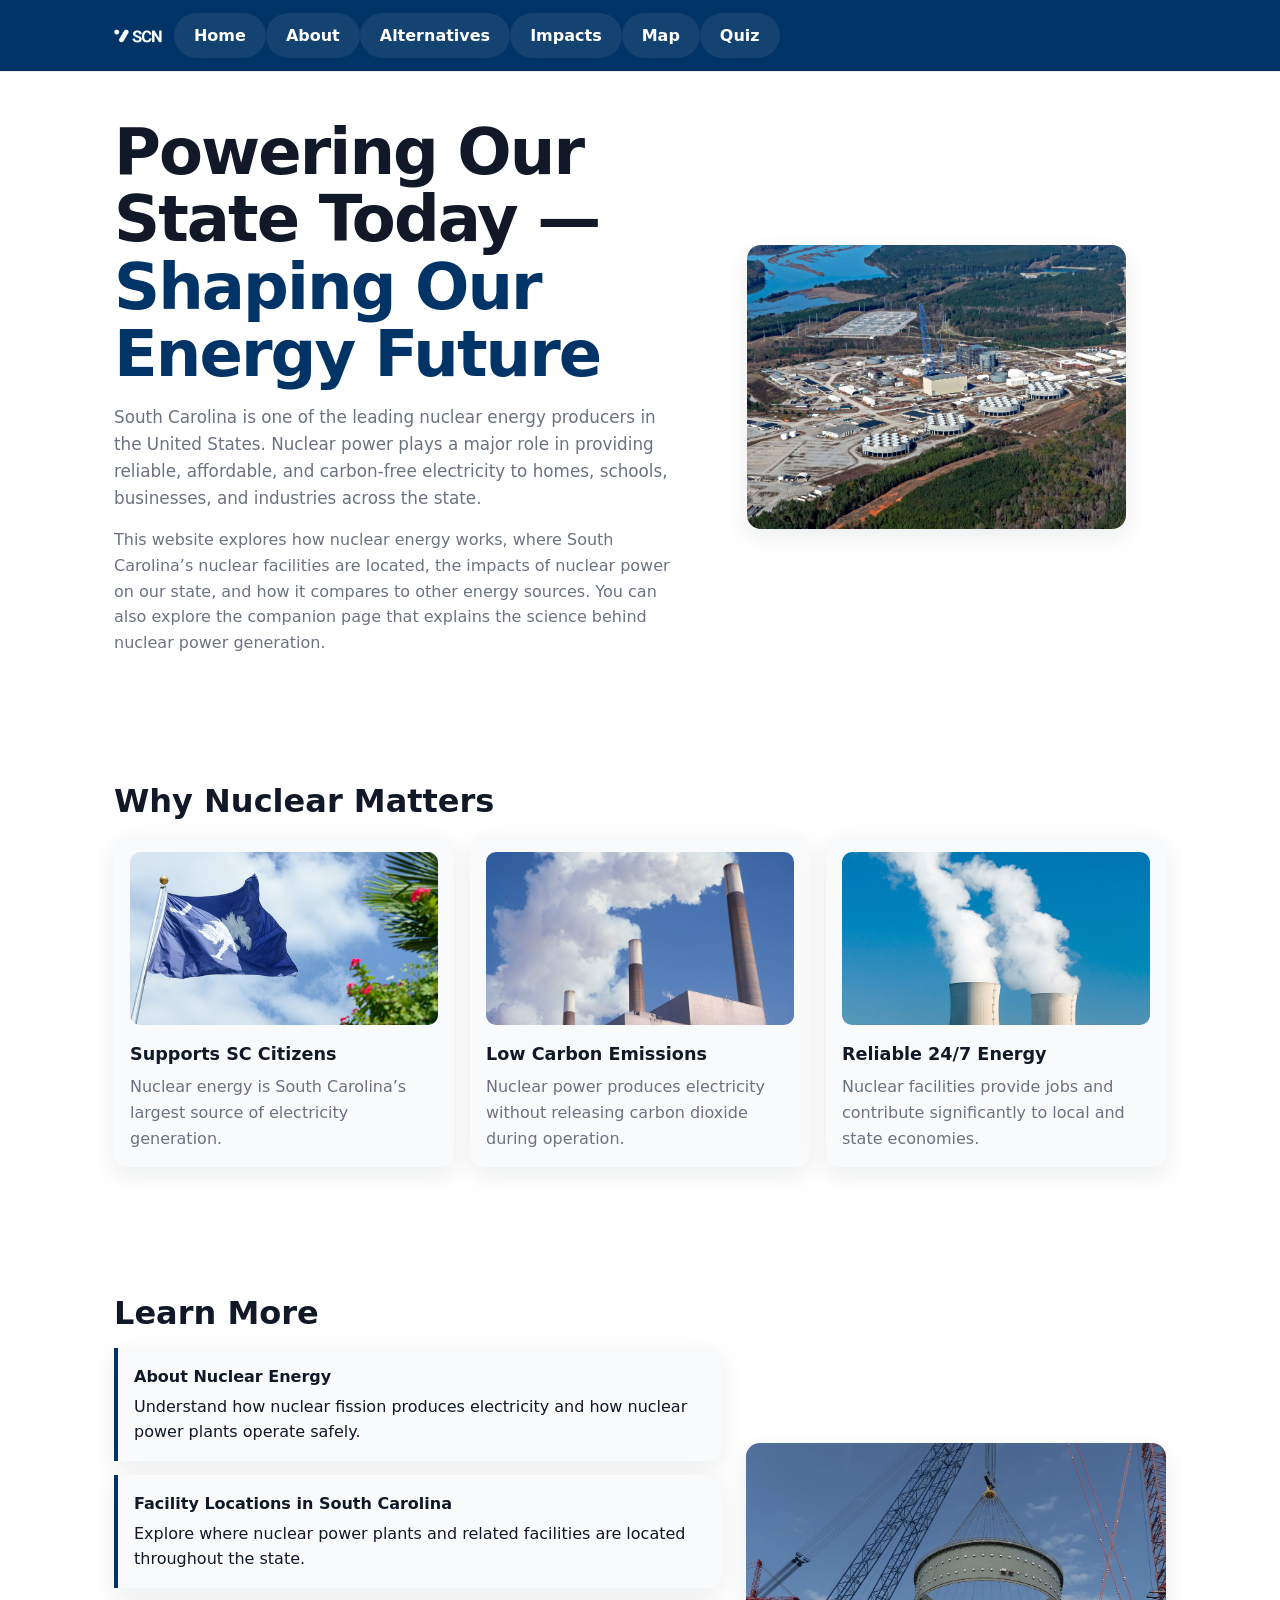
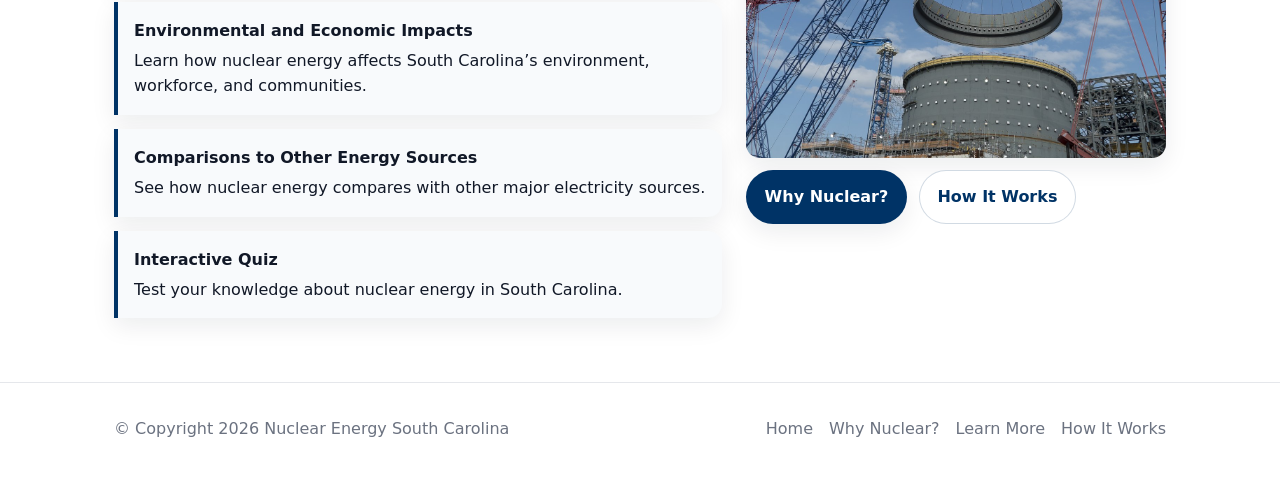
<file: index.html>
<!doctype html>
<html lang="en">
<head>
  <meta charset="utf-8" />
  <meta name="viewport" content="width=device-width,initial-scale=1" />
  <title>Powering Our State Today — Shaping Our Energy Future</title>
  <link rel="stylesheet" href="styles.css" />
</head>
<body>
  <header class="site-header">
    <div class="container header-inner">
      <a class="brand" href="#about" aria-label="Nuclear Energy South Carolina home">
        <img src="images/sc.png" alt="Nuclear Energy South Carolina logo" class="logo" />
      </a>

      <nav class="main-nav">
<button class="nav-toggle" onclick="toggleMenu()">☰</button>
<ul id="nav-menu">
<li><a href="index.html">Home</a></li>
<li><a href="about.html">About</a></li>
<li><a href="alternatives.html">Alternatives</a></li>
<li><a href="impacts.html">Impacts</a></li>
<li><a href="locations.html">Map</a></li>
<li><a href="quiz.html">Quiz</a></li>
</ul>
</nav>
    </div>
  </header>

  <main>
    <section class="hero container" id="about">
      <div class="hero-content">
        <h1>Powering Our State Today — <span>Shaping Our Energy Future</span></h1>
        <p class="lead">
          South Carolina is one of the leading nuclear energy producers in the United States.
          Nuclear power plays a major role in providing reliable, affordable, and carbon-free electricity
          to homes, schools, businesses, and industries across the state.
        </p>
        <p class="muted">
          This website explores how nuclear energy works, where South Carolina’s nuclear facilities are
          located, the impacts of nuclear power on our state, and how it compares to other energy sources.
          You can also explore the companion page that explains the science behind nuclear power generation.
        </p>
      </div>

      <figure class="hero-image">
        <img src="images/plant.jpg" alt="Aerial view of a nuclear power plant" />
      </figure>
    </section>

    <section class="why container" id="why-nuclear" aria-labelledby="why-heading">
      <h2 class="section-title" id="why-heading">Why Nuclear Matters</h2>

      <div class="card-grid">
        <article class="feature-card">
          <img src="images/flag.jpg" alt="South Carolina flag" />
          <h3>Supports SC Citizens</h3>
          <p>Nuclear energy is South Carolina’s largest source of electricity generation.</p>
        </article>

        <article class="feature-card">
          <img src="images/stacks.jpg" alt="Power plant stacks" />
          <h3>Low Carbon Emissions</h3>
          <p>Nuclear power produces electricity without releasing carbon dioxide during operation.</p>
        </article>

        <article class="feature-card">
          <img src="images/cooling.jpg" alt="Cooling towers" />
          <h3>Reliable 24/7 Energy</h3>
          <p>Nuclear facilities provide jobs and contribute significantly to local and state economies.</p>
        </article>
      </div>
    </section>

    <section class="learn container" id="learn-more" aria-labelledby="learn-heading">
      <h2 class="section-title" id="learn-heading">Learn More</h2>

      <div class="learn-grid">
        <ul class="learn-list">
          <li>
            <strong>About Nuclear Energy</strong>
            Understand how nuclear fission produces electricity and how nuclear power plants operate safely.
          </li>
          <li>
            <strong>Facility Locations in South Carolina</strong>
            Explore where nuclear power plants and related facilities are located throughout the state.
          </li>
          <li>
            <strong>Environmental and Economic Impacts</strong>
            Learn how nuclear energy affects South Carolina’s environment, workforce, and communities.
          </li>
          <li>
            <strong>Comparisons to Other Energy Sources</strong>
            See how nuclear energy compares with other major electricity sources.
          </li>
          <li>
            <strong>Interactive Quiz</strong>
            Test your knowledge about nuclear energy in South Carolina.
          </li>
        </ul>

        <div class="learn-visual">
          <img src="images/assembly.jpg" alt="Construction or assembly at a nuclear facility" />
          <div class="learn-actions">
            <a class="btn btn-primary" href="#why-nuclear">Why Nuclear?</a>
            <a class="btn btn-outline" href="About.html">How It Works</a>
          </div>
        </div>
      </div>
    </section>
  </main>

  <footer class="site-footer">
    <div class="container footer-inner">
      <div class="copyright">
        © Copyright 2026 Nuclear Energy South Carolina
      </div>

      <ul class="footer-links" aria-label="Explore">
        <li><a href="#about">Home</a></li>
        <li><a href="#why-nuclear">Why Nuclear?</a></li>
        <li><a href="#learn-more">Learn More</a></li>
        <li><a href="About.html">How It Works</a></li>
      </ul>
    </div>
  </footer>

<script>
(function() {
  var links = document.querySelectorAll(".main-nav a");
  var path = window.location.pathname.split("/").pop();
  links.forEach(function(link) {
    if (link.getAttribute("href") === path) {
      link.classList.add("active");
    }
  });
})();
</script>

</body>
</html>
</file>
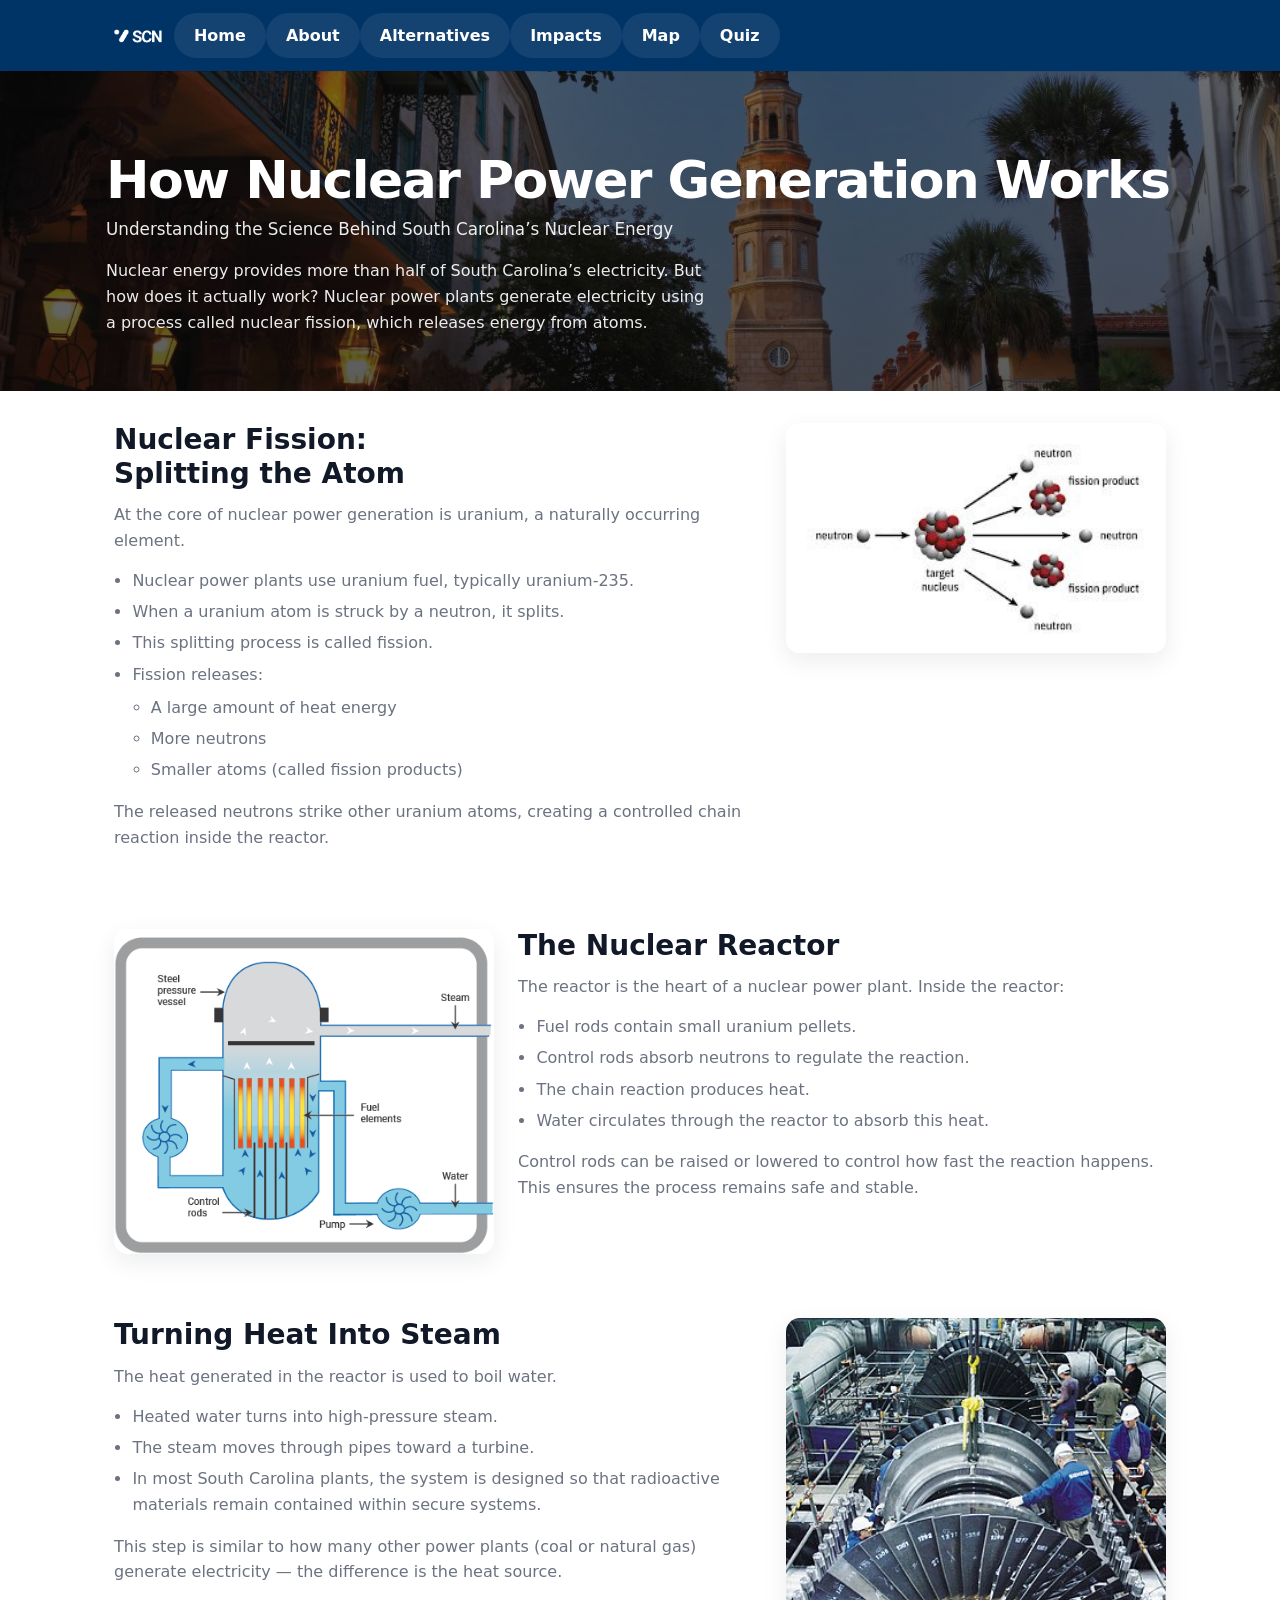
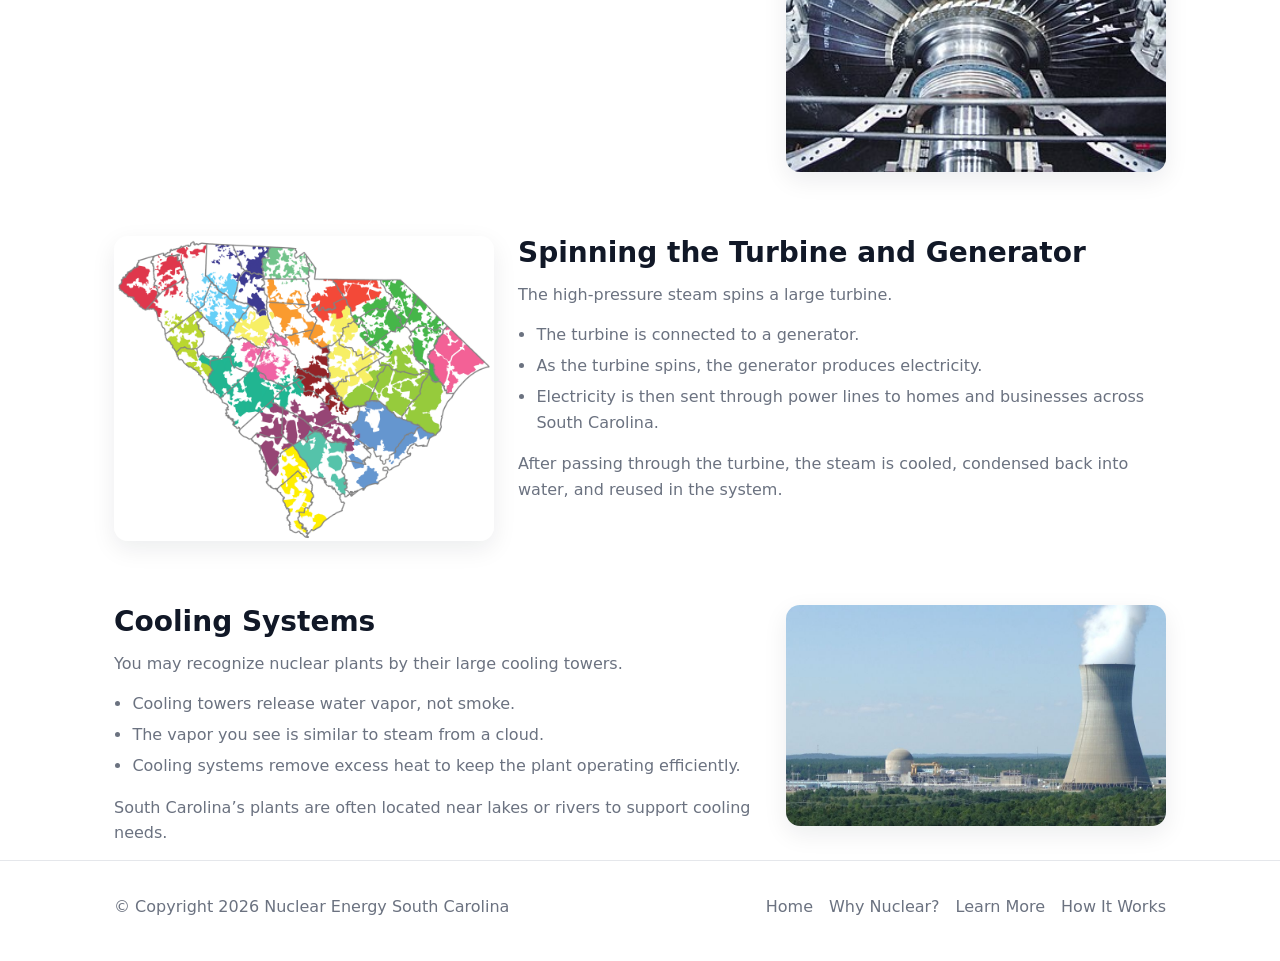
<file: about.html>
<!doctype html>
<html lang="en">
<head>
  <meta charset="utf-8" />
  <meta name="viewport" content="width=device-width,initial-scale=1" />
  <title>How Nuclear Power Generation Works — Nuclear Energy SC</title>
  <link rel="stylesheet" href="styles.css" />
</head>
<body>
  <header class="site-header">
    <div class="container header-inner">
      <a class="brand" href="index.html" aria-label="Nuclear Energy South Carolina home">
        <img src="images/sc.png" alt="Nuclear Energy South Carolina logo" class="logo" />
      </a>

      <nav class="main-nav">
<button class="nav-toggle" onclick="toggleMenu()">☰</button>
<ul id="nav-menu">
<li><a href="index.html">Home</a></li>
<li><a href="about.html">About</a></li>
<li><a href="alternatives.html">Alternatives</a></li>
<li><a href="impacts.html">Impacts</a></li>
<li><a href="locations.html">Map</a></li>
<li><a href="quiz.html">Quiz</a></li>
</ul>
</nav>
    </div>
  </header>

  <main>
    <section class="hero-visual" aria-labelledby="hero-title">
      <div class="hero-inner">
        <h1 id="hero-title">How Nuclear Power Generation Works</h1>
        <p class="lead">Understanding the Science Behind South Carolina’s Nuclear Energy</p>
        <p class="page-note">
          Nuclear energy provides more than half of South Carolina’s electricity. But how does it actually
          work? Nuclear power plants generate electricity using a process called nuclear fission, which
          releases energy from atoms.
        </p>
      </div>
    </section>

    <section class="container content-row" aria-labelledby="fission-heading">
      <div class="text">
        <h2 id="fission-heading">Nuclear Fission: <br />Splitting the Atom</h2>

        <p>At the core of nuclear power generation is uranium, a naturally occurring element.</p>

        <ul>
          <li>Nuclear power plants use uranium fuel, typically uranium-235.</li>
          <li>When a uranium atom is struck by a neutron, it splits.</li>
          <li>This splitting process is called fission.</li>
          <li>Fission releases:
            <ul>
              <li>A large amount of heat energy</li>
              <li>More neutrons</li>
              <li>Smaller atoms (called fission products)</li>
            </ul>
          </li>
        </ul>

        <p>The released neutrons strike other uranium atoms, creating a controlled chain reaction inside the reactor.</p>
      </div>

      <div class="image" role="img" aria-label="Diagram of nuclear fission">
        <img src="images/fission.jpg" alt="Diagram showing a neutron hitting an atom causing fission" class="diagram" />
      </div>
    </section>

    <section class="container content-row reverse" aria-labelledby="reactor-heading">
      <div class="image">
        <img src="images/reactor-diagram.png" alt="Schematic of a nuclear reactor" />
      </div>

      <div class="text">
        <h2 id="reactor-heading">The Nuclear Reactor</h2>

        <p>The reactor is the heart of a nuclear power plant. Inside the reactor:</p>

        <ul>
          <li>Fuel rods contain small uranium pellets.</li>
          <li>Control rods absorb neutrons to regulate the reaction.</li>
          <li>The chain reaction produces heat.</li>
          <li>Water circulates through the reactor to absorb this heat.</li>
        </ul>

        <p>Control rods can be raised or lowered to control how fast the reaction happens. This ensures the process remains safe and stable.</p>
      </div>
    </section>

    <section class="container content-row" aria-labelledby="steam-heading">
      <div class="text">
        <h2 id="steam-heading">Turning Heat Into Steam</h2>

        <p>The heat generated in the reactor is used to boil water.</p>

        <ul>
          <li>Heated water turns into high-pressure steam.</li>
          <li>The steam moves through pipes toward a turbine.</li>
          <li>In most South Carolina plants, the system is designed so that radioactive materials remain contained within secure systems.</li>
        </ul>

        <p>This step is similar to how many other power plants (coal or natural gas) generate electricity — the difference is the heat source.</p>
      </div>

      <div class="image">
        <img src="images/turbine.jpg" alt="Turbine machinery used to generate electricity from steam" />
      </div>
    </section>

    <section class="container content-row reverse" aria-labelledby="turbine-heading">
      <div class="image">
        <img src="images/sc-coops.png" alt="Map of South Carolina electricity regions" />
      </div>

      <div class="text">
        <h2 id="turbine-heading">Spinning the Turbine and Generator</h2>

        <p>The high-pressure steam spins a large turbine.</p>

        <ul>
          <li>The turbine is connected to a generator.</li>
          <li>As the turbine spins, the generator produces electricity.</li>
          <li>Electricity is then sent through power lines to homes and businesses across South Carolina.</li>
        </ul>

        <p>After passing through the turbine, the steam is cooled, condensed back into water, and reused in the system.</p>
      </div>
    </section>

    <section class="container content-row" aria-labelledby="cooling-heading">
      <div class="text">
        <h2 id="cooling-heading">Cooling Systems</h2>

        <p>You may recognize nuclear plants by their large cooling towers.</p>

        <ul>
          <li>Cooling towers release water vapor, not smoke.</li>
          <li>The vapor you see is similar to steam from a cloud.</li>
          <li>Cooling systems remove excess heat to keep the plant operating efficiently.</li>
        </ul>

        <p>South Carolina’s plants are often located near lakes or rivers to support cooling needs.</p>
      </div>

      <div class="image">
        <img src="images/plant-landscape.jpg" alt="Nuclear plant cooling tower releasing steam" />
      </div>
    </section>
  </main>

  <footer class="site-footer">
    <div class="container footer-inner">
      <div>© Copyright 2026 Nuclear Energy South Carolina</div>

      <ul class="footer-links" aria-label="Explore">
        <li><a href="index.html">Home</a></li>
        <li><a href="index.html#why-nuclear">Why Nuclear?</a></li>
        <li><a href="index.html#learn-more">Learn More</a></li>
        <li><a href="About.html">How It Works</a></li>
      </ul>
    </div>
  </footer>

<script>
(function() {
  var links = document.querySelectorAll(".main-nav a");
  var path = window.location.pathname.split("/").pop();
  links.forEach(function(link) {
    if (link.getAttribute("href") === path) {
      link.classList.add("active");
    }
  });
})();
</script>

</body>
</html>
</file>
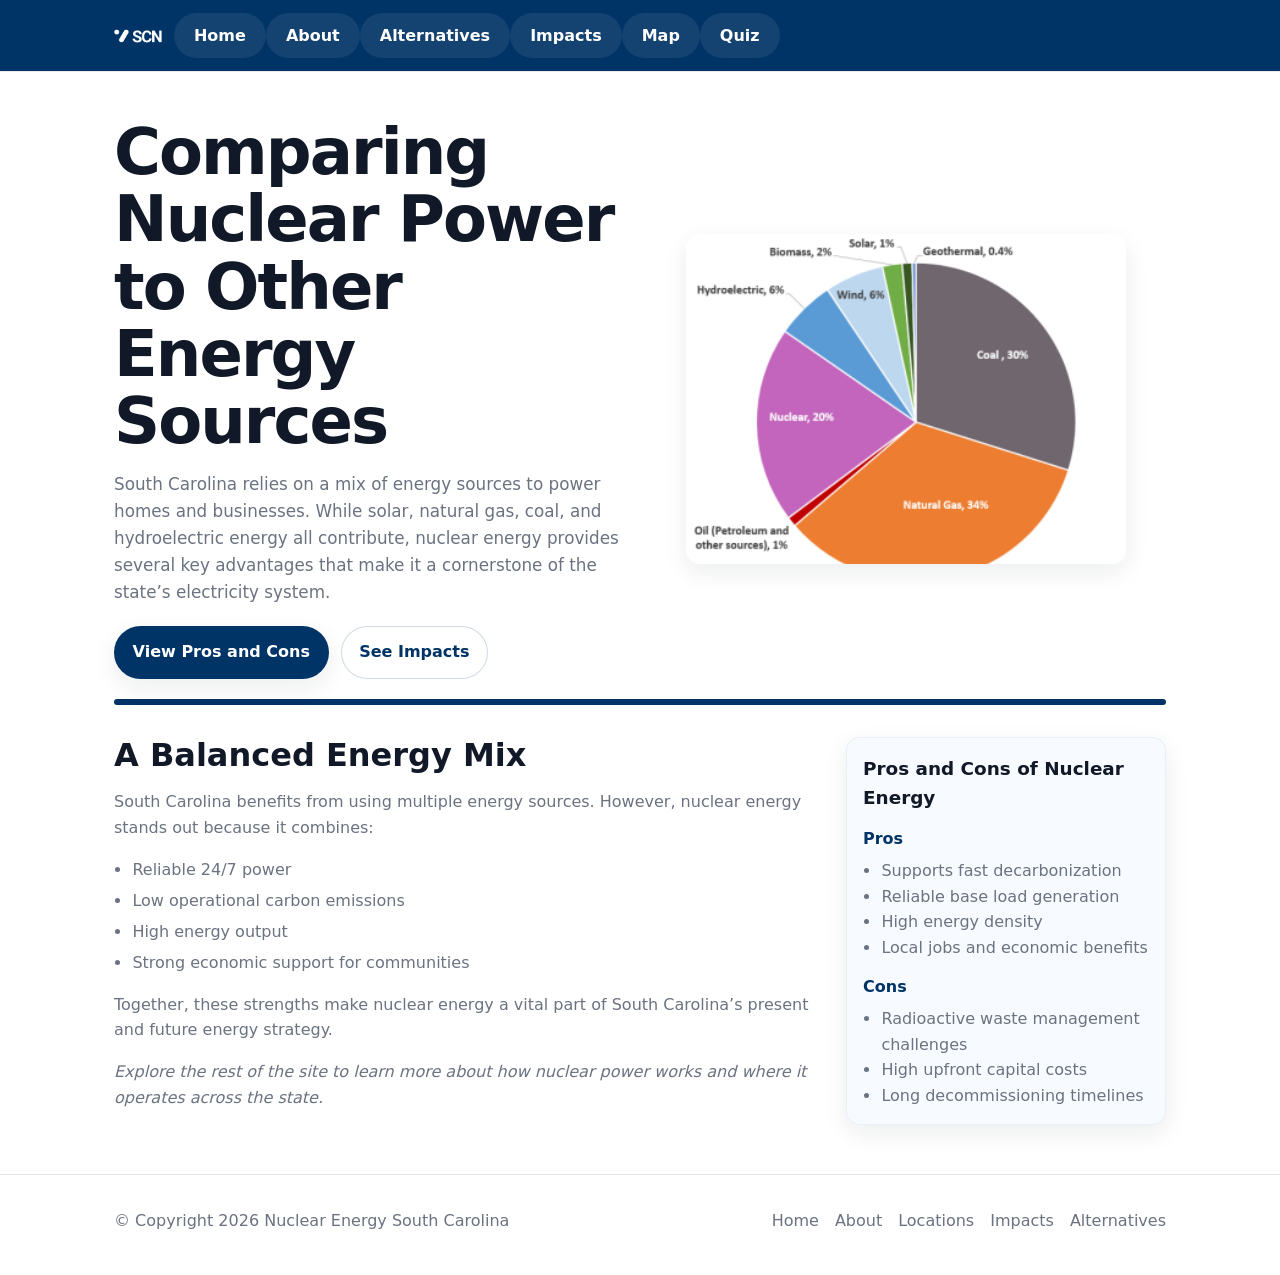
<file: alternatives.html>
<!doctype html>
<html lang="en">
<head>
  <meta charset="utf-8" />
  <meta name="viewport" content="width=device-width,initial-scale=1" />
  <title>Comparing Nuclear Power to Other Energy Sources — Nuclear Energy South Carolina</title>
  <link rel="stylesheet" href="styles.css" />

  
</head>
<body>
  <header class="site-header">
    <div class="container header-inner">
      <a class="brand" href="index.html" aria-label="Nuclear Energy South Carolina home">
        <img src="images/sc.png" alt="Nuclear Energy South Carolina logo" class="logo" />
      </a>

      <nav class="main-nav">
<button class="nav-toggle" onclick="toggleMenu()">☰</button>
<ul id="nav-menu">
<li><a href="index.html">Home</a></li>
<li><a href="about.html">About</a></li>
<li><a href="alternatives.html">Alternatives</a></li>
<li><a href="impacts.html">Impacts</a></li>
<li><a href="locations.html">Map</a></li>
<li><a href="quiz.html">Quiz</a></li>
</ul>
</nav>

      <div class="cta">
        
      </div>
    </div>
  </header>

  <main>
    <section class="container hero-alt" aria-labelledby="alternatives-title">
      <div>
        <h1 id="alternatives-title">Comparing Nuclear Power to Other Energy Sources</h1>
        <p class="lead">
          South Carolina relies on a mix of energy sources to power homes and businesses.
          While solar, natural gas, coal, and hydroelectric energy all contribute, nuclear energy
          provides several key advantages that make it a cornerstone of the state’s electricity system.
        </p>

        <div class="hero-actions">
          <a class="btn btn-primary" href="#pros-cons">View Pros and Cons</a>
          <a class="btn" href="impacts.html">See Impacts</a>
        </div>
      </div>

      <figure class="hero-image">
        <img
          src="images/chart.png"
          alt="Chart showing net electricity generation by source"
        />
      </figure>
    </section>

    <div class="container" aria-hidden="true">
      <div class="accent-divider"></div>
    </div>

    <section class="container comparison" id="pros-cons" aria-labelledby="balanced-heading">
      <div class="comparison-grid">
        <div class="comparison-text">
          <h2 id="balanced-heading">A Balanced Energy Mix</h2>

          <p>
            South Carolina benefits from using multiple energy sources. However, nuclear energy stands out because it combines:
          </p>

          <ul>
            <li>Reliable 24/7 power</li>
            <li>Low operational carbon emissions</li>
            <li>High energy output</li>
            <li>Strong economic support for communities</li>
          </ul>

          <p>
            Together, these strengths make nuclear energy a vital part of South Carolina’s present and future energy strategy.
          </p>

          <p>
            <em>
              Explore the rest of the site to learn more about how nuclear power works and where it operates across the state.
            </em>
          </p>
        </div>

        <aside class="pros-cons" aria-labelledby="pros-cons-heading">
          <h4 id="pros-cons-heading">Pros and Cons of Nuclear Energy</h4>

          <strong>Pros</strong>
          <ul>
            <li>Supports fast decarbonization</li>
            <li>Reliable base load generation</li>
            <li>High energy density</li>
            <li>Local jobs and economic benefits</li>
          </ul>

          <strong>Cons</strong>
          <ul>
            <li>Radioactive waste management challenges</li>
            <li>High upfront capital costs</li>
            <li>Long decommissioning timelines</li>
          </ul>
        </aside>
      </div>
    </section>
  </main>

  <footer class="site-footer">
    <div class="container footer-inner">
      <div>© Copyright 2026 Nuclear Energy South Carolina</div>

      <ul class="footer-links" aria-label="Explore">
        <li><a href="index.html">Home</a></li>
        <li><a href="about.html">About</a></li>
        <li><a href="locations.html">Locations</a></li>
        <li><a href="impacts.html">Impacts</a></li>
        <li><a href="alternatives.html">Alternatives</a></li>
      </ul>
    </div>
  </footer>

<script>
(function() {
  var links = document.querySelectorAll(".main-nav a");
  var path = window.location.pathname.split("/").pop();
  links.forEach(function(link) {
    if (link.getAttribute("href") === path) {
      link.classList.add("active");
    }
  });
})();
</script>

</body>
</html>
</file>
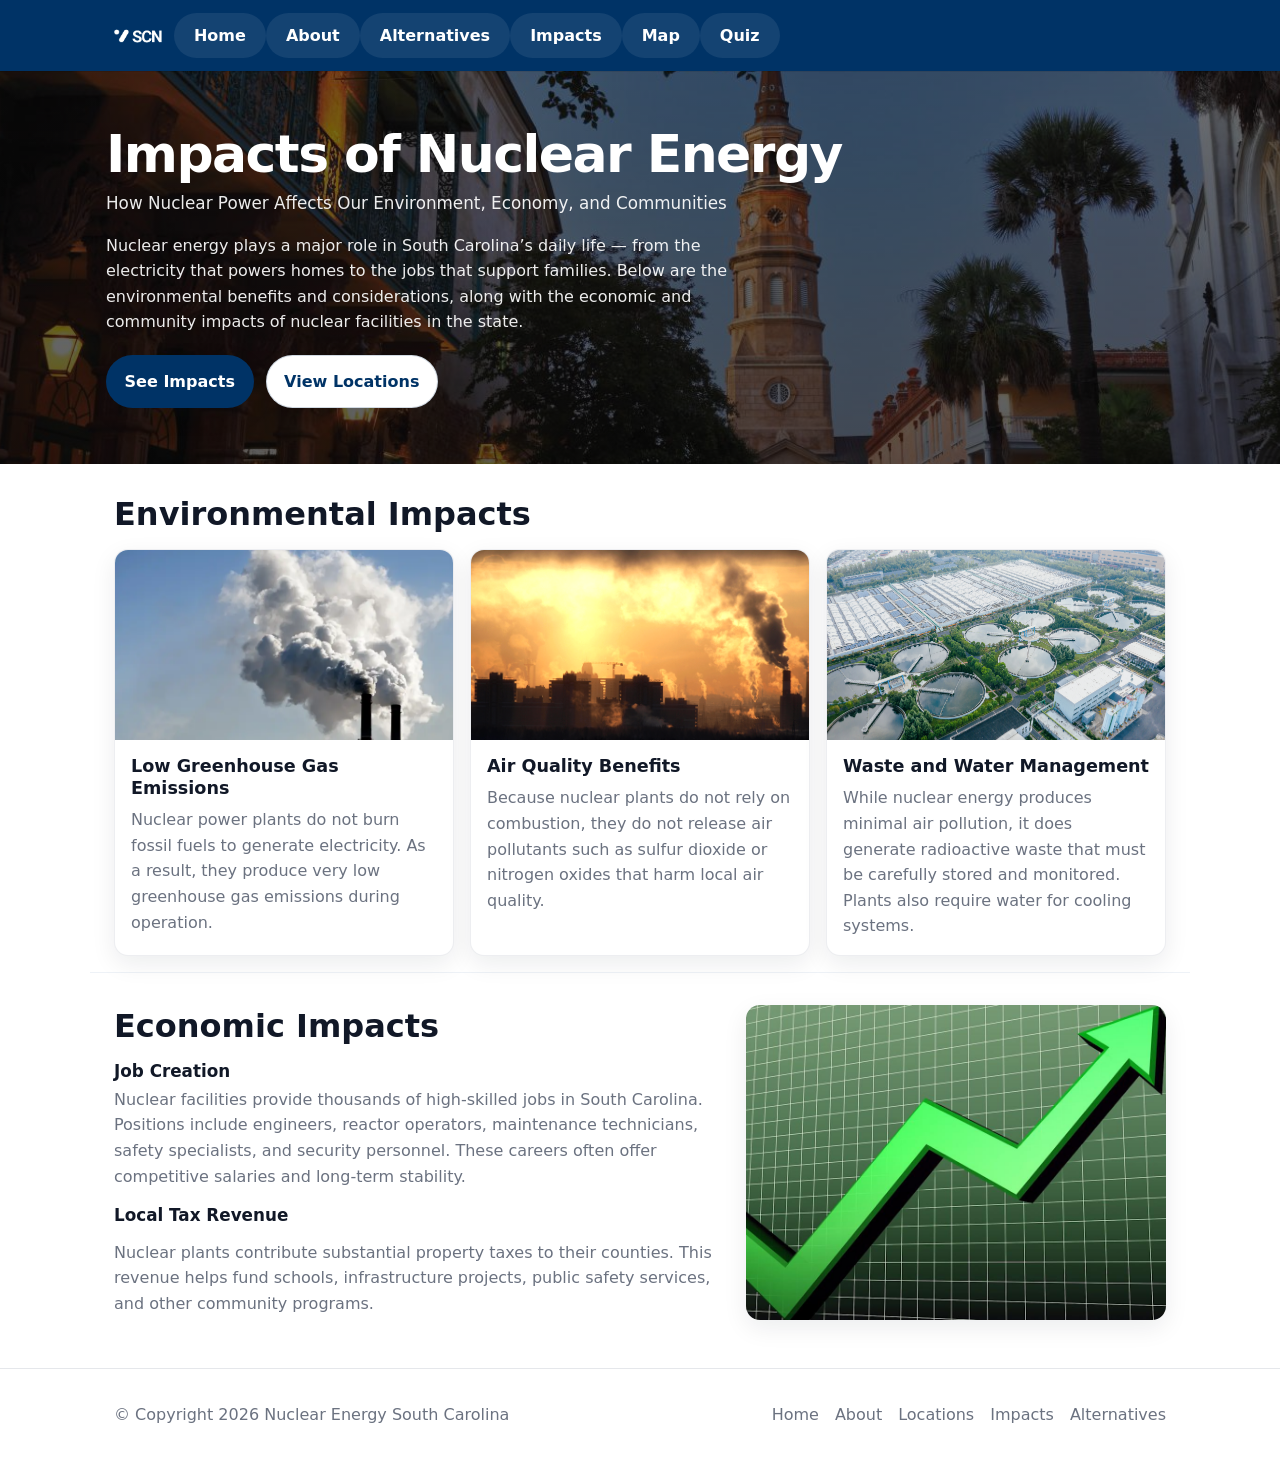
<file: impacts.html>
<!doctype html>
<html lang="en">
<head>
  <meta charset="utf-8" />
  <meta name="viewport" content="width=device-width,initial-scale=1" />
  <title>Impacts of Nuclear Energy — Nuclear Energy South Carolina</title>
  <link rel="stylesheet" href="styles.css" />

  
</head>
<body>
  <header class="site-header">
    <div class="container header-inner">
      <a class="brand" href="index.html" aria-label="Nuclear Energy South Carolina home">
        <img src="images/sc.png" alt="Nuclear Energy South Carolina logo" class="logo" />
      </a>

      <nav class="main-nav">
<button class="nav-toggle" onclick="toggleMenu()">☰</button>
<ul id="nav-menu">
<li><a href="index.html">Home</a></li>
<li><a href="about.html">About</a></li>
<li><a href="alternatives.html">Alternatives</a></li>
<li><a href="impacts.html">Impacts</a></li>
<li><a href="locations.html">Map</a></li>
<li><a href="quiz.html">Quiz</a></li>
</ul>
</nav>

      <div class="cta">
        
      </div>
    </div>
  </header>

  <main>
    <section class="hero-visual" aria-labelledby="impacts-title">
      <div class="hero-inner">
        <h1 id="impacts-title">Impacts of Nuclear Energy</h1>
        <p class="lead">How Nuclear Power Affects Our Environment, Economy, and Communities</p>
        <p class="intro" style="margin-top:12px;">
          Nuclear energy plays a major role in South Carolina’s daily life — from the electricity that powers homes
          to the jobs that support families. Below are the environmental benefits and considerations, along with the
          economic and community impacts of nuclear facilities in the state.
        </p>

        <div class="hero-actions">
          <a class="btn btn-primary" href="#environmental-heading">See Impacts</a>
          <a class="btn" href="locations.html">View Locations</a>
        </div>
      </div>
    </section>

    <section class="container impacts" aria-labelledby="environmental-heading">
      <h2 class="section-heading" id="environmental-heading">Environmental Impacts</h2>

      <div class="impacts-cards">
        <article class="impact-card" aria-labelledby="card1-title">
          <img src="images/smoke.jpg" alt="Steam plume from a plant illustrating low greenhouse gas emissions" />
          <div class="card-body">
            <h3 id="card1-title">Low Greenhouse Gas Emissions</h3>
            <p>
              Nuclear power plants do not burn fossil fuels to generate electricity. As a result, they produce very
              low greenhouse gas emissions during operation.
            </p>
          </div>
        </article>

        <article class="impact-card" aria-labelledby="card2-title">
          <img src="images/haze.png" alt="City skyline showing clean air benefits" />
          <div class="card-body">
            <h3 id="card2-title">Air Quality Benefits</h3>
            <p>
              Because nuclear plants do not rely on combustion, they do not release air pollutants such as sulfur
              dioxide or nitrogen oxides that harm local air quality.
            </p>
          </div>
        </article>

        <article class="impact-card" aria-labelledby="card3-title">
          <img src="images/wastewater.png" alt="Wastewater treatment ponds illustrating water management" />
          <div class="card-body">
            <h3 id="card3-title">Waste and Water Management</h3>
            <p>
              While nuclear energy produces minimal air pollution, it does generate radioactive waste that must be
              carefully stored and monitored. Plants also require water for cooling systems.
            </p>
          </div>
        </article>
      </div>
    </section>

    <section class="container economic" aria-labelledby="economic-heading">
      <div class="economic-text">
        <h2 id="economic-heading">Economic Impacts</h2>

        <h4>Job Creation</h4>
        <p>
          Nuclear facilities provide thousands of high-skilled jobs in South Carolina. Positions include engineers,
          reactor operators, maintenance technicians, safety specialists, and security personnel. These careers often
          offer competitive salaries and long-term stability.
        </p>

        <h4>Local Tax Revenue</h4>
        <p style="margin-top:.9rem;">
          Nuclear plants contribute substantial property taxes to their counties. This revenue helps fund schools,
          infrastructure projects, public safety services, and other community programs.
        </p>
      </div>

      <div class="economic-image" role="img" aria-label="Graph showing positive economic trends">
        <img src="images/stocks.jpg" alt="Rising bar and line graph representing economic benefits" />
      </div>
    </section>
  </main>

  <footer class="site-footer">
    <div class="container footer-inner">
      <div>© Copyright 2026 Nuclear Energy South Carolina</div>

      <ul class="footer-links" aria-label="Explore">
        <li><a href="index.html">Home</a></li>
        <li><a href="about.html">About</a></li>
        <li><a href="locations.html">Locations</a></li>
        <li><a href="impacts.html">Impacts</a></li>
        <li><a href="alternatives.html">Alternatives</a></li>
      </ul>
    </div>
  </footer>

<script>
(function() {
  var links = document.querySelectorAll(".main-nav a");
  var path = window.location.pathname.split("/").pop();
  links.forEach(function(link) {
    if (link.getAttribute("href") === path) {
      link.classList.add("active");
    }
  });
})();
</script>

</body>
</html>
</file>
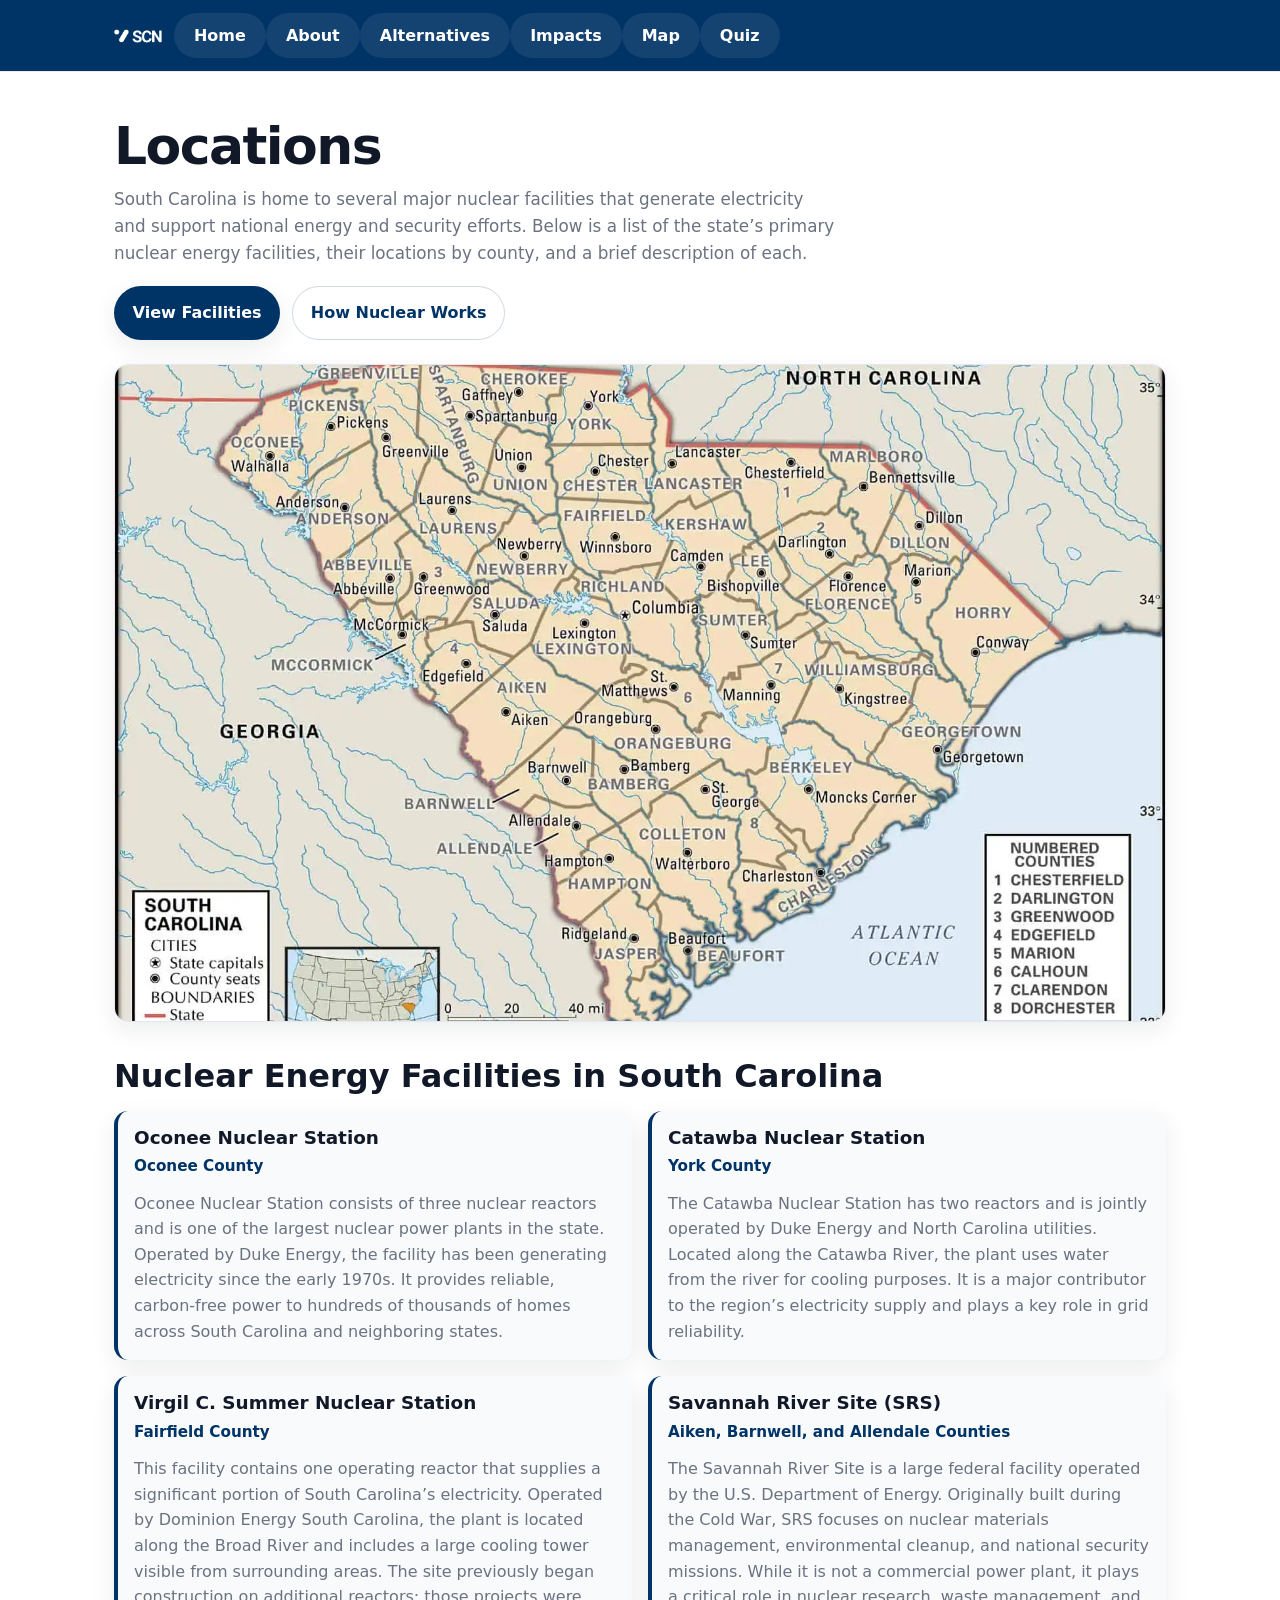
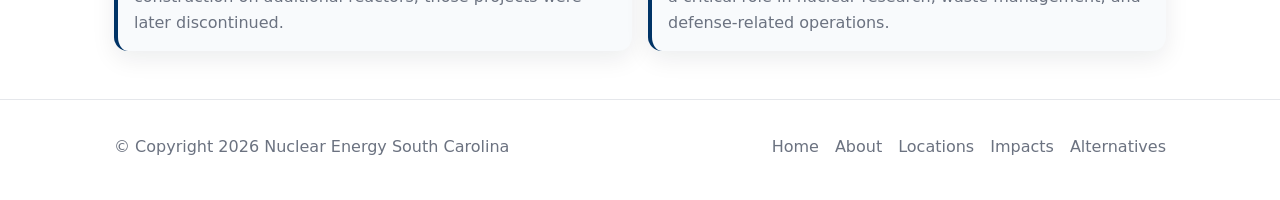
<file: locations.html>
<!doctype html>
<html lang="en">
<head>
  <meta charset="utf-8" />
  <meta name="viewport" content="width=device-width,initial-scale=1" />
  <title>Locations — Nuclear Energy South Carolina</title>
  <link rel="stylesheet" href="styles.css" />

  
</head>
<body>
  <header class="site-header">
    <div class="container header-inner">
      <a class="brand" href="index.html" aria-label="Nuclear Energy South Carolina home">
        <img src="images/sc.png" alt="Nuclear Energy South Carolina logo" class="logo" />
      </a>

      <nav class="main-nav">
<button class="nav-toggle" onclick="toggleMenu()">☰</button>
<ul id="nav-menu">
<li><a href="index.html">Home</a></li>
<li><a href="about.html">About</a></li>
<li><a href="alternatives.html">Alternatives</a></li>
<li><a href="impacts.html">Impacts</a></li>
<li><a href="locations.html">Map</a></li>
<li><a href="quiz.html">Quiz</a></li>
</ul>
</nav>

      <div class="cta">
        
      </div>
    </div>
  </header>

  <main>
    <section class="container locations-hero" aria-labelledby="locations-title">
      <h1 id="locations-title">Locations</h1>
      <p>
        South Carolina is home to several major nuclear facilities that generate electricity and support national
        energy and security efforts. Below is a list of the state’s primary nuclear energy facilities, their
        locations by county, and a brief description of each.
      </p>

      <div class="hero-actions">
        <a class="btn btn-primary" href="#facilities">View Facilities</a>
        <a class="btn" href="about.html">How Nuclear Works</a>
      </div>

      <div class="map-wrap" role="img" aria-label="Map of South Carolina with nuclear facility locations">
        <img src="images/map.jpg" alt="Map of South Carolina showing counties and plant locations" />
      </div>
    </section>

    <section class="container facilities" id="facilities" aria-labelledby="facilities-heading">
      <h2 id="facilities-heading">Nuclear Energy Facilities in South Carolina</h2>

      <div class="facility-list">
        <article class="facility" id="oconee">
          <h3>Oconee Nuclear Station</h3>
          <div class="county">Oconee County</div>
          <p>
            Oconee Nuclear Station consists of three nuclear reactors and is one of the largest nuclear power
            plants in the state. Operated by Duke Energy, the facility has been generating electricity since the
            early 1970s. It provides reliable, carbon-free power to hundreds of thousands of homes across South
            Carolina and neighboring states.
          </p>
        </article>

        <article class="facility" id="catawba">
          <h3>Catawba Nuclear Station</h3>
          <div class="county">York County</div>
          <p>
            The Catawba Nuclear Station has two reactors and is jointly operated by Duke Energy and North Carolina
            utilities. Located along the Catawba River, the plant uses water from the river for cooling purposes.
            It is a major contributor to the region’s electricity supply and plays a key role in grid reliability.
          </p>
        </article>

        <article class="facility" id="summer">
          <h3>Virgil C. Summer Nuclear Station</h3>
          <div class="county">Fairfield County</div>
          <p>
            This facility contains one operating reactor that supplies a significant portion of South Carolina’s
            electricity. Operated by Dominion Energy South Carolina, the plant is located along the Broad River and
            includes a large cooling tower visible from surrounding areas. The site previously began construction on
            additional reactors; those projects were later discontinued.
          </p>
        </article>

        <article class="facility" id="srs">
          <h3>Savannah River Site (SRS)</h3>
          <div class="county">Aiken, Barnwell, and Allendale Counties</div>
          <p>
            The Savannah River Site is a large federal facility operated by the U.S. Department of Energy. Originally
            built during the Cold War, SRS focuses on nuclear materials management, environmental cleanup, and national
            security missions. While it is not a commercial power plant, it plays a critical role in nuclear research,
            waste management, and defense-related operations.
          </p>
        </article>
      </div>
    </section>
  </main>

  <footer class="site-footer">
    <div class="container footer-inner">
      <div>© Copyright 2026 Nuclear Energy South Carolina</div>

      <ul class="footer-links" aria-label="Explore">
        <li><a href="index.html">Home</a></li>
        <li><a href="about.html">About</a></li>
        <li><a href="locations.html">Locations</a></li>
        <li><a href="impacts.html">Impacts</a></li>
        <li><a href="alternatives.html">Alternatives</a></li>
      </ul>
    </div>
  </footer>

<script>
(function() {
  var links = document.querySelectorAll(".main-nav a");
  var path = window.location.pathname.split("/").pop();
  links.forEach(function(link) {
    if (link.getAttribute("href") === path) {
      link.classList.add("active");
    }
  });
})();
</script>

</body>
</html>
</file>
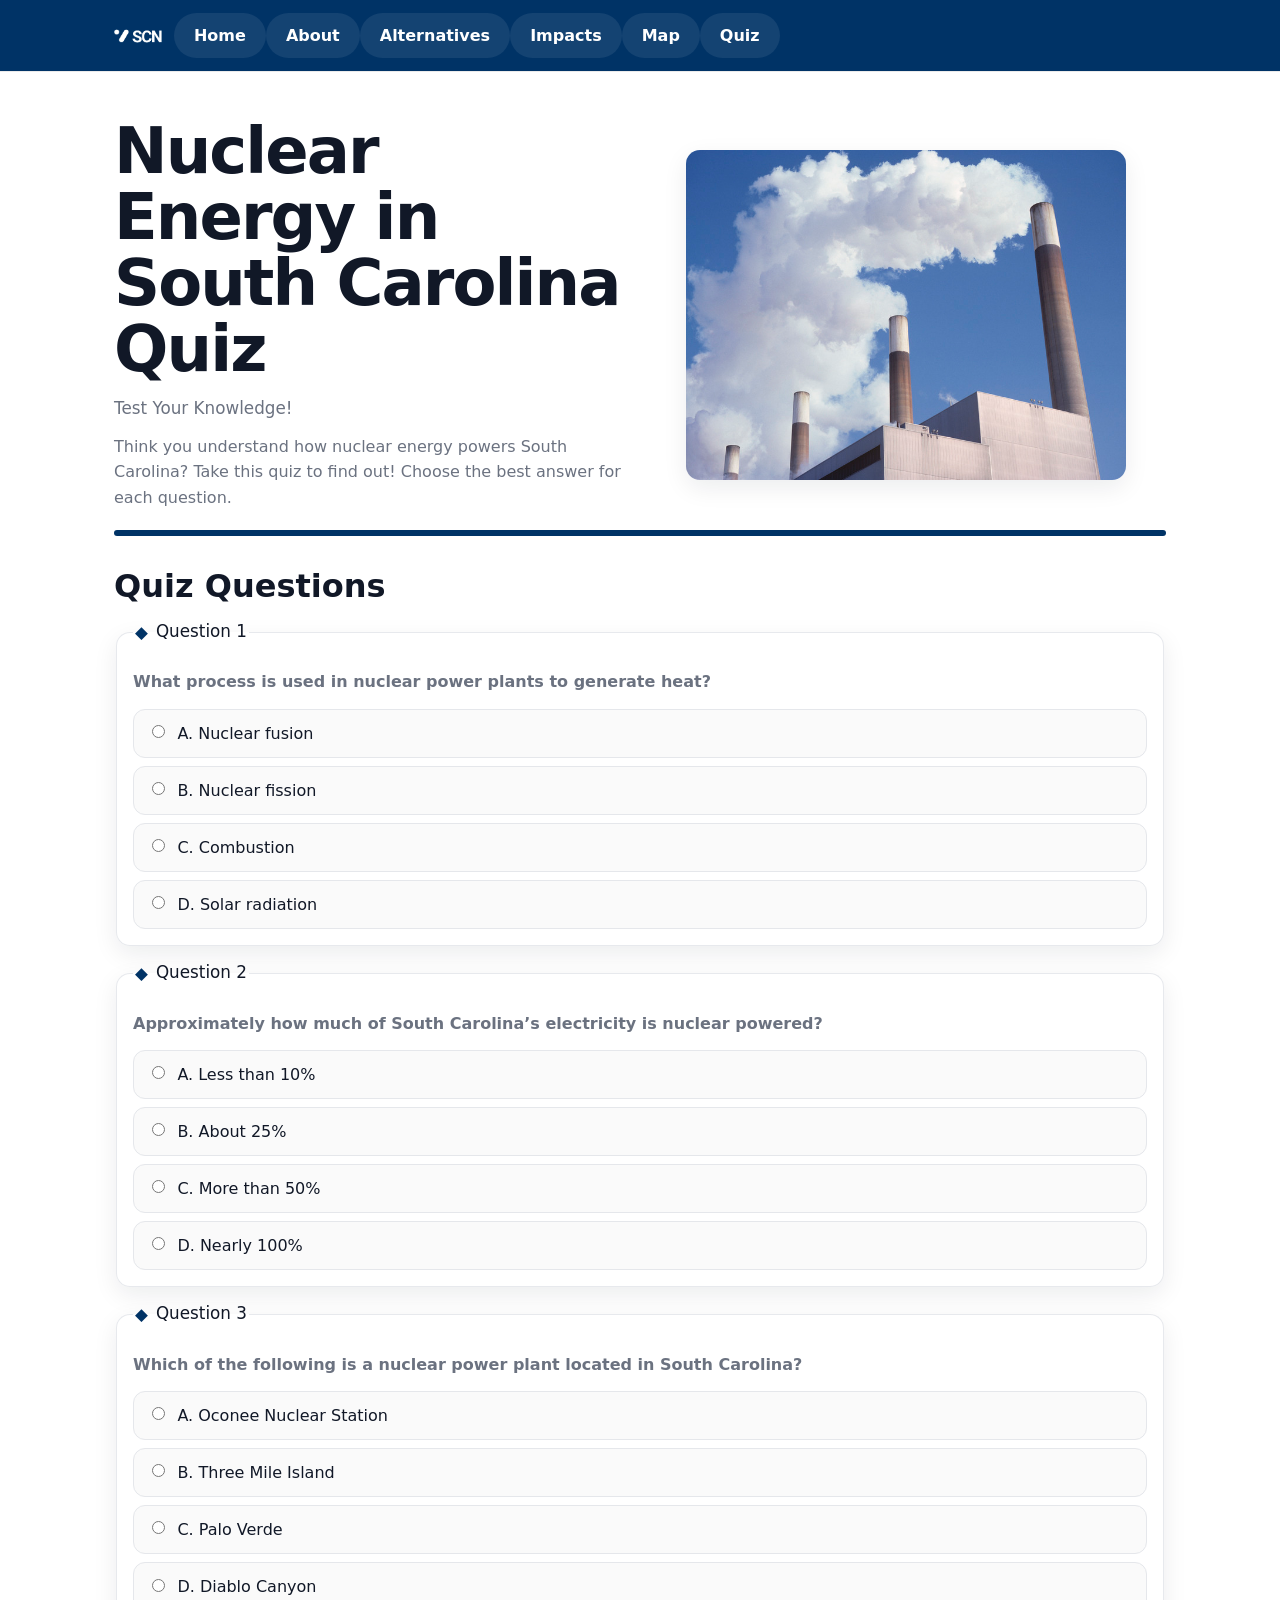
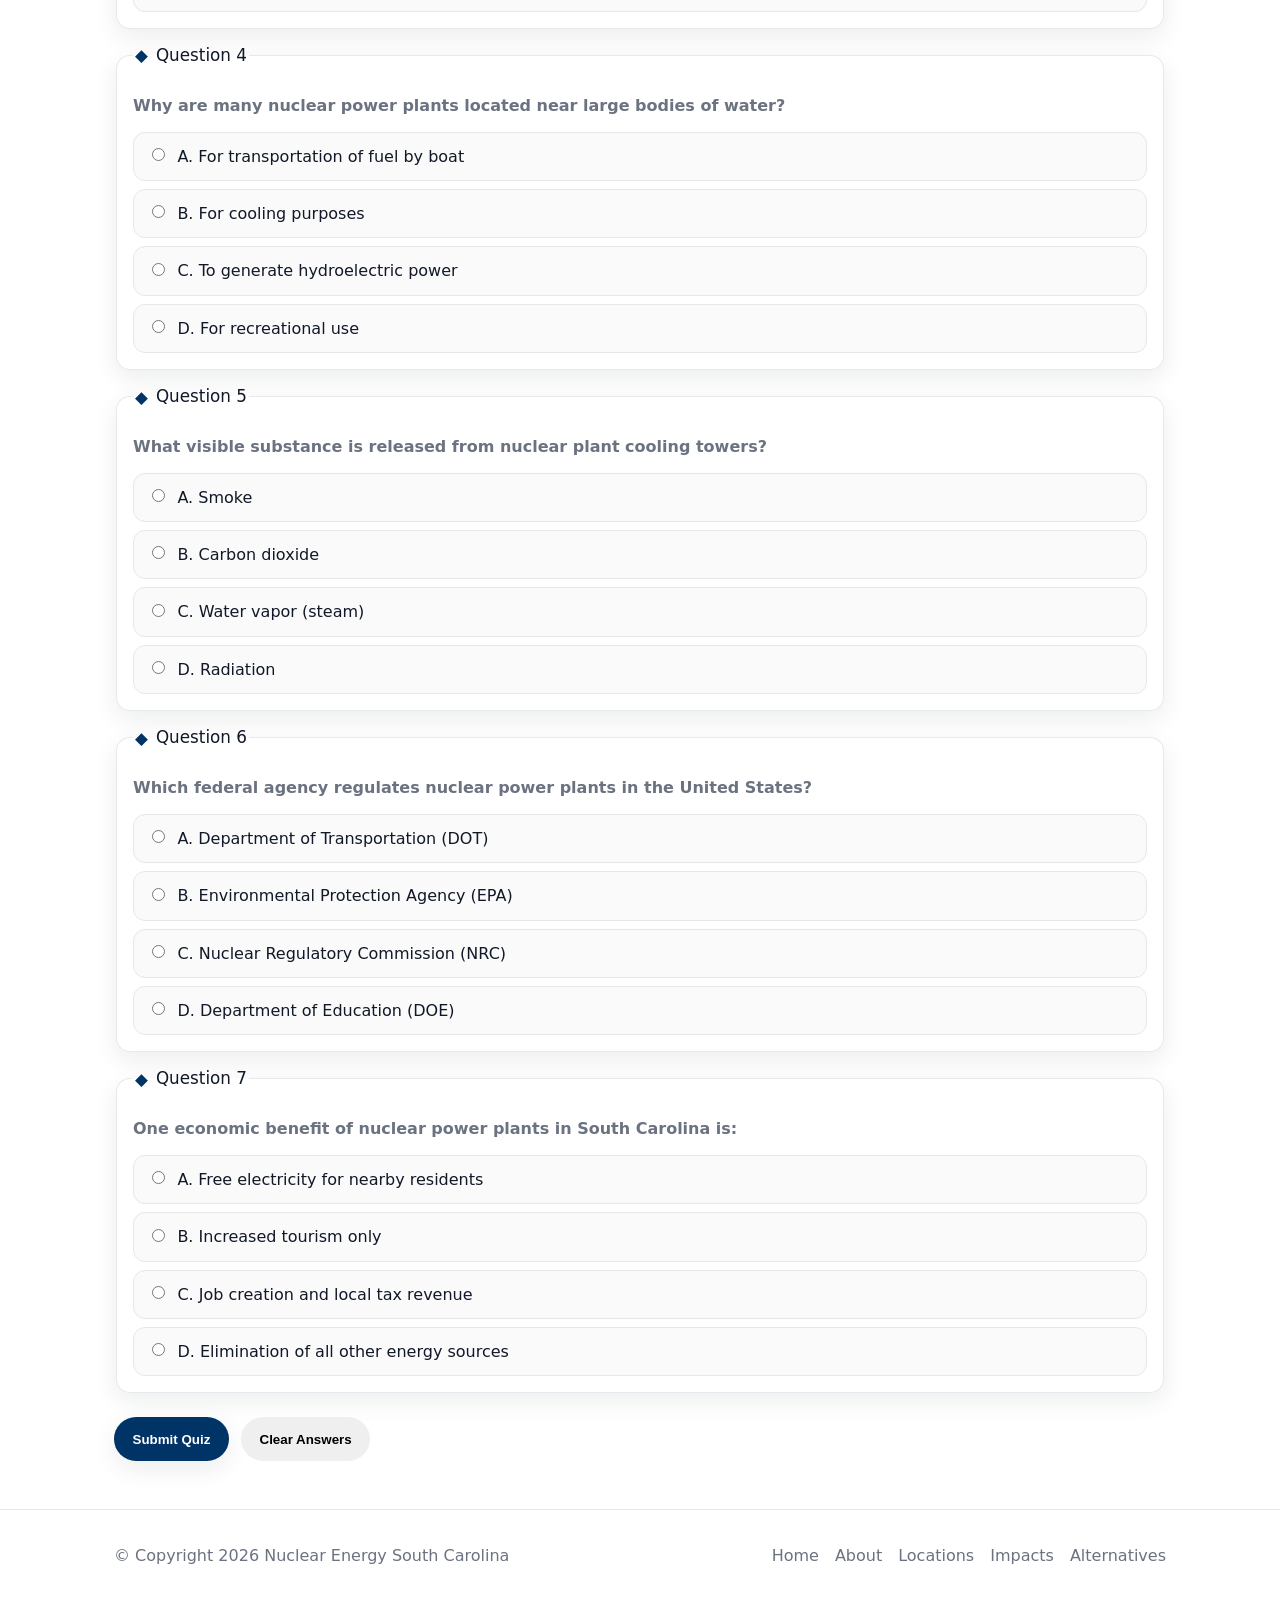
<file: quiz.html>
<!doctype html>
<html lang="en">
<head>
  <meta charset="utf-8" />
  <meta name="viewport" content="width=device-width,initial-scale=1" />
  <title>Nuclear Energy in South Carolina Quiz</title>
  <link rel="stylesheet" href="styles.css" />

  
</head>
<body>
  <header class="site-header">
    <div class="container header-inner">
      <a class="brand" href="index.html" aria-label="Nuclear Energy South Carolina home">
        <img src="images/sc.png" alt="Nuclear Energy South Carolina logo" class="logo" />
      </a>

      <nav class="main-nav">
<button class="nav-toggle" onclick="toggleMenu()">☰</button>
<ul id="nav-menu">
<li><a href="index.html">Home</a></li>
<li><a href="about.html">About</a></li>
<li><a href="alternatives.html">Alternatives</a></li>
<li><a href="impacts.html">Impacts</a></li>
<li><a href="locations.html">Map</a></li>
<li><a href="quiz.html">Quiz</a></li>
</ul>
</nav>

      <div class="cta">
        
      </div>
    </div>
  </header>

  <main>
    <section class="container hero-quiz" aria-labelledby="quiz-title">
      <div>
        <h1 id="quiz-title">Nuclear Energy in South Carolina Quiz</h1>
        <p class="eyebrow">Test Your Knowledge!</p>
        <p>
          Think you understand how nuclear energy powers South Carolina? Take this quiz to find out!
          Choose the best answer for each question.
        </p>
      </div>

      <figure class="hero-image">
        <img src="images/stacks.jpg" alt="Aerial view of a nuclear power plant with cooling towers" />
      </figure>
    </section>

    <div class="container" aria-hidden="true">
      <div class="divider"></div>
    </div>

    <section class="container quiz-shell" aria-labelledby="questions-heading">
      <h2 id="questions-heading" class="section-title">Quiz Questions</h2>

      <div id="error-banner" class="error-banner" role="alert" aria-live="polite"></div>

      <form id="quiz-form" class="quiz-form" novalidate>
        <fieldset class="question-card" data-answer="B">
          <legend class="question-title"><span class="diamond">◆</span> Question 1</legend>
          <p class="question-text">What process is used in nuclear power plants to generate heat?</p>
          <div class="options">
            <label class="option"><input type="radio" name="q1" value="A" /> <span>A. Nuclear fusion</span></label>
            <label class="option"><input type="radio" name="q1" value="B" /> <span>B. Nuclear fission</span></label>
            <label class="option"><input type="radio" name="q1" value="C" /> <span>C. Combustion</span></label>
            <label class="option"><input type="radio" name="q1" value="D" /> <span>D. Solar radiation</span></label>
          </div>
        </fieldset>

        <fieldset class="question-card" data-answer="C">
          <legend class="question-title"><span class="diamond">◆</span> Question 2</legend>
          <p class="question-text">Approximately how much of South Carolina’s electricity is nuclear powered?</p>
          <div class="options">
            <label class="option"><input type="radio" name="q2" value="A" /> <span>A. Less than 10%</span></label>
            <label class="option"><input type="radio" name="q2" value="B" /> <span>B. About 25%</span></label>
            <label class="option"><input type="radio" name="q2" value="C" /> <span>C. More than 50%</span></label>
            <label class="option"><input type="radio" name="q2" value="D" /> <span>D. Nearly 100%</span></label>
          </div>
        </fieldset>

        <fieldset class="question-card" data-answer="A">
          <legend class="question-title"><span class="diamond">◆</span> Question 3</legend>
          <p class="question-text">Which of the following is a nuclear power plant located in South Carolina?</p>
          <div class="options">
            <label class="option"><input type="radio" name="q3" value="A" /> <span>A. Oconee Nuclear Station</span></label>
            <label class="option"><input type="radio" name="q3" value="B" /> <span>B. Three Mile Island</span></label>
            <label class="option"><input type="radio" name="q3" value="C" /> <span>C. Palo Verde</span></label>
            <label class="option"><input type="radio" name="q3" value="D" /> <span>D. Diablo Canyon</span></label>
          </div>
        </fieldset>

        <fieldset class="question-card" data-answer="B">
          <legend class="question-title"><span class="diamond">◆</span> Question 4</legend>
          <p class="question-text">Why are many nuclear power plants located near large bodies of water?</p>
          <div class="options">
            <label class="option"><input type="radio" name="q4" value="A" /> <span>A. For transportation of fuel by boat</span></label>
            <label class="option"><input type="radio" name="q4" value="B" /> <span>B. For cooling purposes</span></label>
            <label class="option"><input type="radio" name="q4" value="C" /> <span>C. To generate hydroelectric power</span></label>
            <label class="option"><input type="radio" name="q4" value="D" /> <span>D. For recreational use</span></label>
          </div>
        </fieldset>

        <fieldset class="question-card" data-answer="C">
          <legend class="question-title"><span class="diamond">◆</span> Question 5</legend>
          <p class="question-text">What visible substance is released from nuclear plant cooling towers?</p>
          <div class="options">
            <label class="option"><input type="radio" name="q5" value="A" /> <span>A. Smoke</span></label>
            <label class="option"><input type="radio" name="q5" value="B" /> <span>B. Carbon dioxide</span></label>
            <label class="option"><input type="radio" name="q5" value="C" /> <span>C. Water vapor (steam)</span></label>
            <label class="option"><input type="radio" name="q5" value="D" /> <span>D. Radiation</span></label>
          </div>
        </fieldset>

        <fieldset class="question-card" data-answer="C">
          <legend class="question-title"><span class="diamond">◆</span> Question 6</legend>
          <p class="question-text">Which federal agency regulates nuclear power plants in the United States?</p>
          <div class="options">
            <label class="option"><input type="radio" name="q6" value="A" /> <span>A. Department of Transportation (DOT)</span></label>
            <label class="option"><input type="radio" name="q6" value="B" /> <span>B. Environmental Protection Agency (EPA)</span></label>
            <label class="option"><input type="radio" name="q6" value="C" /> <span>C. Nuclear Regulatory Commission (NRC)</span></label>
            <label class="option"><input type="radio" name="q6" value="D" /> <span>D. Department of Education (DOE)</span></label>
          </div>
        </fieldset>

        <fieldset class="question-card" data-answer="C">
          <legend class="question-title"><span class="diamond">◆</span> Question 7</legend>
          <p class="question-text">One economic benefit of nuclear power plants in South Carolina is:</p>
          <div class="options">
            <label class="option"><input type="radio" name="q7" value="A" /> <span>A. Free electricity for nearby residents</span></label>
            <label class="option"><input type="radio" name="q7" value="B" /> <span>B. Increased tourism only</span></label>
            <label class="option"><input type="radio" name="q7" value="C" /> <span>C. Job creation and local tax revenue</span></label>
            <label class="option"><input type="radio" name="q7" value="D" /> <span>D. Elimination of all other energy sources</span></label>
          </div>
        </fieldset>

        <div class="form-actions">
          <button class="btn btn-primary" type="submit">Submit Quiz</button>
          <button class="btn" type="reset">Clear Answers</button>
        </div>
      </form>

      <section id="results" class="result-panel" aria-live="polite" aria-atomic="true">
        <div class="result-grid">
          <div class="result-copy">
            <h2>Final Score: <span id="score-value">0/7</span></h2>
            <p id="result-message" class="score-line">Answer all questions to see your score.</p>
            <p id="result-detail">Your score will appear here after you submit the quiz.</p>
            <button class="certificate-btn" type="button" aria-label="Download Certificate button. Decorative only.">
              Download Certificate
            </button>
          </div>

          <div class="result-image">
            <img src="images/cooling.jpg" alt="Cooling towers releasing steam against a blue sky" />
          </div>
        </div>
      </section>
    </section>
  </main>

  <footer class="site-footer">
    <div class="container footer-inner">
      <div>© Copyright 2026 Nuclear Energy South Carolina</div>

      <ul class="footer-links" aria-label="Explore">
        <li><a href="index.html">Home</a></li>
        <li><a href="about.html">About</a></li>
        <li><a href="locations.html">Locations</a></li>
        <li><a href="impacts.html">Impacts</a></li>
        <li><a href="alternatives.html">Alternatives</a></li>
      </ul>
    </div>
  </footer>

  <script>
    (function () {
      const form = document.getElementById('quiz-form');
      const results = document.getElementById('results');
      const scoreValue = document.getElementById('score-value');
      const resultMessage = document.getElementById('result-message');
      const resultDetail = document.getElementById('result-detail');
      const errorBanner = document.getElementById('error-banner');
      const questionCards = Array.from(document.querySelectorAll('.question-card'));

      function updateSelectedStyles() {
        document.querySelectorAll('.option').forEach((label) => {
          const input = label.querySelector('input[type="radio"]');
          label.classList.toggle('is-selected', Boolean(input && input.checked));
        });
      }

      function validateForm() {
        const missing = questionCards
          .map((card, index) => {
            const name = card.querySelector('input[type="radio"]')?.name;
            const checked = name ? form.querySelector(`input[name="${name}"]:checked`) : null;
            return checked ? null : index + 1;
          })
          .filter(Boolean);

        if (missing.length) {
          errorBanner.textContent = `Please answer Question ${missing[0]} before submitting.`;
          errorBanner.classList.add('is-visible');
          results.classList.remove('is-visible');
          return false;
        }

        errorBanner.textContent = '';
        errorBanner.classList.remove('is-visible');
        return true;
      }

      function gradeQuiz() {
        let score = 0;

        questionCards.forEach((card) => {
          const correctAnswer = card.dataset.answer;
          const checked = card.querySelector('input[type="radio"]:checked');
          if (checked && checked.value === correctAnswer) {
            score += 1;
          }
        });

        return score;
      }

      form.addEventListener('change', updateSelectedStyles);

      form.addEventListener('reset', () => {
        window.setTimeout(() => {
          updateSelectedStyles();
          results.classList.remove('is-visible');
          errorBanner.textContent = '';
          errorBanner.classList.remove('is-visible');
          scoreValue.textContent = '0/7';
          resultMessage.textContent = 'Answer all questions to see your score.';
          resultDetail.textContent = 'Your score will appear here after you submit the quiz.';
        }, 0);
      });

      form.addEventListener('submit', (event) => {
        event.preventDefault();

        if (!validateForm()) {
          return;
        }

        const score = gradeQuiz();
        const total = questionCards.length;
        const percentage = Math.round((score / total) * 100);

        scoreValue.textContent = `${score}/${total}`;
        results.classList.add('is-visible');
        results.scrollIntoView({ behavior: 'smooth', block: 'start' });

        if (score === total) {
          resultMessage.textContent = 'Perfect score! Nuclear Energy Expert!';
          resultDetail.textContent = 'Great work — your knowledge of how nuclear power supports South Carolina is spot on.';
        } else if (score >= total - 1) {
          resultMessage.textContent = 'Excellent work!';
          resultDetail.textContent = `You scored ${percentage}%. Review the questions you missed and try again.`;
        } else if (score >= Math.ceil(total / 2)) {
          resultMessage.textContent = 'Nice job!';
          resultDetail.textContent = `You scored ${percentage}%. You are on the right track — try another round to improve.`;
        } else {
          resultMessage.textContent = 'Keep going!';
          resultDetail.textContent = `You scored ${percentage}%. Revisit the About, Locations, and Impacts pages to sharpen your answers.`;
        }
      });

      updateSelectedStyles();
    })();
  </script>

<script>
(function() {
  var links = document.querySelectorAll(".main-nav a");
  var path = window.location.pathname.split("/").pop();
  links.forEach(function(link) {
    if (link.getAttribute("href") === path) {
      link.classList.add("active");
    }
  });
})();
</script>

</body>
</html>
</file>
<file: styles.css>
:root{
  --accent:#003366;
  --accent-strong:#0b4f8a;
  --muted:#6b7280;
  --bg:#ffffff;
  --card:#f8fafc;
  --line:#e5e7eb;
  --neutral:#111827;
  --radius:14px;
  --max-width:1100px;
  --shadow:0 8px 24px rgba(17,24,39,0.08);
  --focus:0 0 0 3px rgba(59,130,246,0.35);

  font-family:Inter, system-ui, -apple-system, "Segoe UI", Roboto, "Helvetica Neue", Arial, sans-serif;
  color:var(--neutral);
  box-sizing:border-box;
}

*,
*::before,
*::after{
  box-sizing:inherit;
}

html{
  scroll-behavior:smooth;
}

body{
  margin:0;
  background:var(--bg);
  color:var(--neutral);
  line-height:1.6;
  font-size:16px;
  -webkit-font-smoothing:antialiased;
  -moz-osx-font-smoothing:grayscale;
  overflow-x:hidden;
}

img{
  max-width:100%;
  height:auto;
  display:block;
}

a{
  color:inherit;
}

section{
  scroll-margin-top:5.5rem;
}

.container{
  width:min(var(--max-width), 100%);
  margin:0 auto;
  padding-inline:1rem;
}

.site-header{
  position:sticky;
  top:0;
  z-index:40;
  background:var(--accent);
  color:#fff;
  box-shadow:0 1px 0 rgba(0,0,0,0.08);
}

.header-inner{
  display:grid;
  gap:.75rem;
  align-items:center;
  padding-block:.8rem;
}

.brand{
  display:inline-flex;
  align-items:center;
  width:max-content;
  text-decoration:none;
}

.logo{
  height:36px;
  width:auto;
}

.main-nav{
  display:grid;
  grid-template-columns:repeat(2, minmax(0, 1fr));
  gap:.5rem;
}

.main-nav a{
  min-height:44px;
  display:flex;
  align-items:center;
  justify-content:center;
  padding:.75rem .95rem;
  border-radius:999px;
  text-decoration:none;
  text-align:center;
  color:rgba(255,255,255,.96);
  background:rgba(255,255,255,.08);
  font-weight:600;
  line-height:1.1;
}

.main-nav a:hover,
.main-nav a:focus-visible{
  background:rgba(255,255,255,.16);
  outline:none;
}

.cta{
  display:flex;
}

.cta .btn{
  width:100%;
}

.btn{
  display:inline-flex;
  align-items:center;
  justify-content:center;
  min-height:44px;
  padding:.8rem 1.1rem;
  border-radius:999px;
  text-decoration:none;
  font-weight:700;
  border:1px solid transparent;
  transition:transform .18s ease, background-color .18s ease, color .18s ease, border-color .18s ease;
}

.btn:hover{
  transform:translateY(-1px);
}

.btn:focus-visible{
  outline:none;
  box-shadow:var(--focus);
}

.btn-primary{
  background:var(--accent);
  color:#fff;
  box-shadow:var(--shadow);
}

.btn-primary:hover{
  background:var(--accent-strong);
}

.btn-outline{
  background:transparent;
  color:#fff;
  border-color:rgba(255,255,255,.35);
}

.btn-outline:hover{
  background:rgba(255,255,255,.12);
}

.hero,
.why,
.learn{
  padding-block:clamp(2rem, 5vw, 4rem);
}

.hero{
  display:grid;
  gap:1.25rem;
  align-items:center;
}

.hero-content h1{
  margin:0 0 1rem;
  font-size:clamp(2rem, 6vw, 4rem);
  line-height:1.05;
  letter-spacing:-0.03em;
}

.hero-content h1 span{
  color:var(--accent);
  font-weight:700;
}

.lead{
  margin:0 0 1rem;
  color:var(--muted);
  font-size:1.05rem;
  max-width:62ch;
}

.muted{
  margin:0;
  color:var(--muted);
  max-width:65ch;
}

.hero-image img{
  width:100%;
  aspect-ratio:4 / 3;
  object-fit:cover;
  border-radius:var(--radius);
  box-shadow:var(--shadow);
}

.section-title{
  margin:0 0 1rem;
  font-size:clamp(1.5rem, 3vw, 2rem);
  line-height:1.15;
}

.card-grid{
  display:grid;
  gap:1rem;
}

.feature-card{
  background:var(--card);
  border-radius:var(--radius);
  padding:1rem;
  box-shadow:var(--shadow);
}

.feature-card img{
  width:100%;
  aspect-ratio:16 / 9;
  object-fit:cover;
  border-radius:calc(var(--radius) - 4px);
}

.feature-card h3{
  margin:.9rem 0 .4rem;
  font-size:1.1rem;
}

.feature-card p{
  margin:0;
  color:var(--muted);
}

.learn-grid{
  display:grid;
  gap:1.25rem;
  align-items:start;
}

.learn-list{
  list-style:none;
  margin:0;
  padding:0;
  display:grid;
  gap:.9rem;
}

.learn-list li{
  background:var(--card);
  border-left:4px solid var(--accent);
  padding:1rem;
  border-radius:0 var(--radius) var(--radius) 0;
  box-shadow:var(--shadow);
}

.learn-list strong{
  display:block;
  margin-bottom:.25rem;
  color:var(--neutral);
}

.learn-visual{
  display:grid;
  gap:.8rem;
}

.learn-visual img{
  width:100%;
  aspect-ratio:4 / 3;
  object-fit:cover;
  border-radius:var(--radius);
  box-shadow:var(--shadow);
}

.learn-actions{
  display:flex;
  flex-wrap:wrap;
  gap:.75rem;
}

.learn-actions .btn{
  color:var(--accent);
  background:#fff;
  border-color:rgba(0,51,102,.18);
  box-shadow:none;
}

.learn-actions .btn-primary{
  color:#fff;
  background:var(--accent);
  border-color:transparent;
  box-shadow:var(--shadow);
}

.site-footer{
  border-top:1px solid var(--line);
  padding:1.5rem 0 2rem;
  background:#fff;
}

.footer-inner{
  display:grid;
  gap:1rem;
  color:var(--muted);
}

.footer-links{
  list-style:none;
  display:flex;
  flex-wrap:wrap;
  gap:.5rem 1rem;
  margin:0;
  padding:0;
}

.footer-links a{
  min-height:44px;
  display:inline-flex;
  align-items:center;
  text-decoration:none;
  color:inherit;
}

.footer-links a:hover{
  color:var(--accent);
}

/* About page hero */
.hero-visual{
  position:relative;
  min-height:240px;
  display:flex;
  align-items:flex-end;
  color:#fff;
  border-bottom: none;
  overflow:hidden;
}

.hero-visual::before{
  content:"";
  position:absolute;
  inset:0;
  background:url("images/towers.jpg") center/cover no-repeat;
  filter:brightness(.55) contrast(.95);
  transform:scale(1.02);
}

.hero-visual::after{
  content:"";
  position:absolute;
  inset:0;
  background:linear-gradient(180deg, rgba(0,0,0,.14), rgba(0,0,0,.34));
}

.hero-visual .hero-inner{
  position:relative;
  z-index:1;
  width:min(var(--max-width), 100%);
  margin:0 auto;
  padding:2rem 1rem;
}

.hero-visual h1{
  margin:0 0 .5rem;
  font-size:clamp(2rem, 6vw, 3.25rem);
  line-height:1.05;
  letter-spacing:-0.03em;
  color:#fff;
}

.hero-visual .lead,
.hero-visual .page-note{
  color:rgba(255,255,255,.92);
  max-width:60ch;
}

.page-note{
  margin:0;
  font-size:1rem;
}

.content-row{
  display:grid;
  gap:1rem;
  padding-block:2rem;
  border-bottom: none;
  grid-template-areas:
    "text"
    "image";
}

.content-row:last-of-type{
  border-bottom: none;
  padding-bottom:0;
}

.content-row .text{
  grid-area:text;
}

.content-row .image{
  grid-area:image;
}

.content-row .text h2{
  margin:0 0 .75rem;
  font-size:clamp(1.35rem, 2.7vw, 1.75rem);
  line-height:1.2;
}

.content-row .text p{
  margin:0 0 .9rem;
  color:var(--muted);
}

.content-row .text ul{
  margin:.5rem 0 1rem 1.15rem;
  padding:0;
  color:var(--muted);
}

.content-row .text li + li{
  margin-top:.35rem;
}

.content-row .image img{
  width:100%;
  border-radius:var(--radius);
  box-shadow:var(--shadow);
}

.diagram{
  width:100%;
  max-width:380px;
  margin-inline:auto;
}

/* Small tablets and up */
@media (min-width:640px){
  .container{
    padding-inline:1.5rem;
  }

  .header-inner{
    grid-template-columns:auto 1fr auto;
  }

  .main-nav{
    grid-template-columns:repeat(4, minmax(0, 1fr));
    align-items:center;
  }

  .cta .btn{
    width:auto;
    white-space:nowrap;
  }

  .footer-inner{
    grid-template-columns:1fr auto;
    align-items:center;
  }
}

/* Tablets and up */
@media (min-width:768px){
  .hero{
    grid-template-columns:1.1fr .9fr;
    gap:2rem;
    padding-block:3rem 4rem;
  }

  .card-grid{
    grid-template-columns:repeat(3, minmax(0, 1fr));
  }

  .learn-grid{
    grid-template-columns:minmax(0, 1fr) minmax(280px, 420px);
    gap:1.5rem;
    align-items:center;
  }

  .content-row{
    grid-template-columns:minmax(0, 1fr) minmax(280px, 380px);
    gap:1.5rem;
    align-items:start;
    grid-template-areas:"text image";
  }

  .content-row.reverse{
    grid-template-columns:minmax(280px, 380px) minmax(0, 1fr);
    grid-template-areas:"image text";
  }

  .content-row.reverse .image{
    order:-1;
  }

  .hero-visual{
    min-height:320px;
  }

  .hero-visual .hero-inner{
    padding-block:3.5rem;
  }
}

.hero-alt{
      display:grid;
      gap:1.25rem;
      align-items:center;
      padding-block:2rem 1rem;
    }

    .hero-alt h1{
      margin:0 0 1rem;
      font-size:clamp(2rem, 6vw, 4rem);
      line-height:1.05;
      letter-spacing:-0.03em;
    }

    .hero-alt .lead{
      margin:0;
      color:var(--muted);
      font-size:1.05rem;
      max-width:62ch;
    }

    .hero-alt .hero-image img{
      width:100%;
      aspect-ratio:4 / 3;
      object-fit:cover;
      border-radius:var(--radius);
      box-shadow:var(--shadow);
    }

    .accent-divider{
      height:6px;
      width:100%;
      background:var(--accent);
      border-radius:999px;
      margin:0;
    }

    .comparison{
      padding-block:2rem 3rem;
    }

    .comparison-grid{
      display:grid;
      gap:1.25rem;
      align-items:start;
    }

    .comparison-text h2{
      margin:0 0 1rem;
      font-size:clamp(1.5rem, 3vw, 2rem);
      line-height:1.15;
      color:var(--neutral);
    }

    .comparison-text p{
      margin:0 0 1rem;
      color:var(--muted);
    }

    .comparison-text ul{
      margin:.75rem 0 1rem 1.15rem;
      padding:0;
      color:var(--muted);
    }

    .comparison-text li + li{
      margin-top:.35rem;
    }

    .pros-cons{
      background:#f7fbff;
      border-radius:var(--radius);
      padding:1rem;
      box-shadow:var(--shadow);
      border:1px solid rgba(11,75,122,0.06);
    }

    .pros-cons h4{
      margin:0 0 .75rem;
      font-size:1.15rem;
      color:var(--neutral);
    }

    .pros-cons strong{
      display:block;
      margin:.85rem 0 .4rem;
      color:var(--accent);
    }

    .pros-cons ul{
      margin:.35rem 0 0 1.15rem;
      padding:0;
      color:var(--muted);
    }

    .hero-actions{
      display:flex;
      flex-wrap:wrap;
      gap:.75rem;
      margin-top:1.25rem;
    }

    .hero-actions .btn{
      color:var(--accent);
      background:#fff;
      border:1px solid rgba(0,51,102,.18);
      box-shadow:none;
    }

    .hero-actions .btn-primary{
      color:#fff;
      background:var(--accent);
      border-color:transparent;
      box-shadow:var(--shadow);
    }

    @media (min-width:768px){
      .hero-alt{
        grid-template-columns:minmax(0, 1fr) minmax(280px, 520px);
        padding-block:3rem 1.25rem;
      }

      .comparison-grid{
        grid-template-columns:minmax(0, 1fr) minmax(280px, 320px);
      }
    }

.locations-hero{
      padding-block:2rem 1rem;
    }

    .locations-hero h1{
      margin:0 0 .75rem;
      font-size:clamp(2rem, 6vw, 3.25rem);
      line-height:1.05;
      letter-spacing:-0.03em;
    }

    .locations-hero p{
      margin:0;
      color:var(--muted);
      max-width:68ch;
      font-size:1.05rem;
    }

    .hero-actions{
      display:flex;
      flex-wrap:wrap;
      gap:.75rem;
      margin-top:1.25rem;
    }

    .hero-actions .btn{
      color:var(--accent);
      background:#fff;
      border:1px solid rgba(0,51,102,.18);
      box-shadow:none;
    }

    .hero-actions .btn-primary{
      color:#fff;
      background:var(--accent);
      border-color:transparent;
      box-shadow:var(--shadow);
    }

    .map-wrap{
      margin-top:1.5rem;
      border:1px solid var(--line);
      border-radius:var(--radius);
      background:#fff;
      box-shadow:var(--shadow);
      overflow:hidden;
    }

    .map-wrap img{
      width:100%;
      aspect-ratio:16 / 10;
      object-fit:cover;
    }

    .facilities{
      padding-block:1rem 3rem;
    }

    .facilities h2{
      margin:0 0 1rem;
      font-size:clamp(1.5rem, 3vw, 2rem);
      line-height:1.15;
    }

    .facility-list{
      display:grid;
      gap:1rem;
    }

    .facility{
      background:var(--card);
      border-radius:var(--radius);
      padding:1rem;
      box-shadow:var(--shadow);
      border-left:4px solid var(--accent);
    }

    .facility h3{
      margin:0 0 .35rem;
      font-size:1.15rem;
      line-height:1.2;
    }

    .facility .county{
      margin:0 0 .75rem;
      font-weight:700;
      color:var(--accent);
      font-size:.95rem;
    }

    .facility p{
      margin:0;
      color:var(--muted);
    }

    @media (min-width:768px){
      .locations-hero{
        padding-block:3rem 1.25rem;
      }

      .facility-list{
        grid-template-columns:repeat(2, minmax(0, 1fr));
      }
    }

    @media (min-width:1024px){
      .facility-list{
        grid-template-columns:repeat(2, minmax(0, 1fr));
      }
    }

.hero-visual{
      position:relative;
      min-height:240px;
      display:flex;
      align-items:flex-end;
      color:#fff;
      border-bottom: none;
      overflow:hidden;
    }

    .hero-visual::before{
      content:"";
      position:absolute;
      inset:0;
      background:url("images/impacts-hero.jpg") center/cover no-repeat;
      filter:brightness(.55) contrast(.95);
      transform:scale(1.02);
    }

    .hero-visual::after{
      content:"";
      position:absolute;
      inset:0;
      background:linear-gradient(180deg, rgba(0,0,0,.14), rgba(0,0,0,.34));
    }

    .hero-visual .hero-inner{
      position:relative;
      z-index:1;
      width:min(var(--max-width), 100%);
      margin:0 auto;
      padding:2rem 1rem;
    }

    .hero-visual h1{
      margin:0 0 .5rem;
      font-size:clamp(2rem, 6vw, 3.25rem);
      line-height:1.05;
      letter-spacing:-0.03em;
      color:#fff;
    }

    .hero-visual .lead,
    .hero-visual .intro{
      color:rgba(255,255,255,.92);
      max-width:66ch;
    }

    .intro{
      margin:0;
      font-size:1rem;
    }

    .section-heading{
      margin:0 0 1rem;
      font-size:clamp(1.5rem, 3vw, 2rem);
      line-height:1.15;
      color:var(--neutral);
    }

    .impacts{
      padding-block:2rem 1rem;
    }

    .impacts-cards{
      display:grid;
      gap:1rem;
    }

    .impact-card{
      background:#fff;
      border-radius:var(--radius);
      overflow:hidden;
      box-shadow:var(--shadow);
      border:1px solid rgba(229,231,235,.7);
      display:flex;
      flex-direction:column;
      min-height:100%;
    }

    .impact-card img{
      width:100%;
      aspect-ratio:16 / 9;
      object-fit:cover;
    }

    .card-body{
      padding:1rem;
    }

    .impact-card h3{
      margin:0 0 .45rem;
      font-size:1.1rem;
      line-height:1.25;
    }

    .impact-card p{
      margin:0;
      color:var(--muted);
    }

    .economic{
      display:grid;
      gap:1.25rem;
      padding-block:2rem 3rem;
      border-top:1px solid #eef2f7;
      align-items:start;
    }

    .economic-text h2{
      margin:0 0 1rem;
      font-size:clamp(1.5rem, 3vw, 2rem);
      line-height:1.15;
      color:var(--neutral);
    }

    .economic-text h4{
      margin:1rem 0 .35rem;
      font-size:1.05rem;
      line-height:1.2;
      color:var(--neutral);
    }

    .economic-text p{
      margin:0;
      color:var(--muted);
    }

    .economic-image img{
      width:100%;
      aspect-ratio:4 / 3;
      object-fit:cover;
      border-radius:var(--radius);
      box-shadow:var(--shadow);
    }

    .hero-actions{
      display:flex;
      flex-wrap:wrap;
      gap:.75rem;
      margin-top:1.25rem;
    }

    .hero-actions .btn{
      color:var(--accent);
      background:#fff;
      border:1px solid rgba(0,51,102,.18);
      box-shadow:none;
    }

    .hero-actions .btn-primary{
      color:#fff;
      background:var(--accent);
      border-color:transparent;
      box-shadow:var(--shadow);
    }

    @media (min-width:768px){
      .hero-visual{
        min-height:320px;
      }

      .hero-visual .hero-inner{
        padding-block:3.5rem;
      }

      .impacts-cards{
        grid-template-columns:repeat(3, minmax(0, 1fr));
      }

      .economic{
        grid-template-columns:minmax(0, 1fr) minmax(280px, 420px);
        align-items:center;
      }
    }

.hero-quiz{
      display:grid;
      gap:1.25rem;
      align-items:center;
      padding-block:2rem 1rem;
    }

    .hero-quiz h1{
      margin:0 0 .75rem;
      font-size:clamp(2rem, 6vw, 4rem);
      line-height:1.03;
      letter-spacing:-0.03em;
      color:var(--neutral);
    }

    .hero-quiz .eyebrow{
      margin:0 0 .75rem;
      color:var(--muted);
      font-size:1.05rem;
    }

    .hero-quiz p{
      margin:0;
      color:var(--muted);
      max-width:62ch;
    }

    .hero-quiz .hero-image img{
      width:100%;
      aspect-ratio:4 / 3;
      object-fit:cover;
      border-radius:var(--radius);
      box-shadow:var(--shadow);
    }

    .divider{
      height:6px;
      width:100%;
      background:var(--accent);
      border-radius:999px;
    }

    .quiz-shell{
      padding-block:2rem 3rem;
    }

    .quiz-form{
      display:grid;
      gap:1rem;
    }

    .question-card{
      background:#fff;
      border:1px solid rgba(229,231,235,.9);
      border-radius:var(--radius);
      box-shadow:var(--shadow);
      padding:1rem;
    }

    .question-title{
      display:flex;
      align-items:flex-start;
      gap:.5rem;
      margin:0 0 .65rem;
      color:var(--neutral);
      font-size:1.05rem;
      line-height:1.25;
    }

    .diamond{
      color:var(--accent);
      margin-top:.05rem;
      flex:0 0 auto;
    }

    .question-text{
      margin:0 0 .85rem;
      color:var(--muted);
      font-weight:600;
    }

    .options{
      display:grid;
      gap:.5rem;
    }

    .option{
      display:flex;
      align-items:flex-start;
      gap:.6rem;
      padding:.75rem .8rem;
      border:1px solid #e5e7eb;
      border-radius:12px;
      background:#fafafa;
      cursor:pointer;
      transition:border-color .18s ease, background-color .18s ease, transform .18s ease;
    }

    .option:hover{
      border-color:rgba(0,51,102,.28);
      background:#fff;
    }

    .option input{
      margin-top:.2rem;
      accent-color:var(--accent);
      flex:0 0 auto;
    }

    .option span{
      color:var(--neutral);
      line-height:1.45;
    }

    .option.is-selected{
      border-color:rgba(0,51,102,.42);
      background:#f4f8fc;
    }

    .form-actions{
      display:flex;
      flex-wrap:wrap;
      gap:.75rem;
      margin-top:.5rem;
    }

    .result-panel{
      margin-top:1.5rem;
      display:none;
      background:#fff;
      border:1px solid rgba(229,231,235,.9);
      border-radius:var(--radius);
      box-shadow:var(--shadow);
      padding:1rem;
    }

    .result-panel.is-visible{
      display:grid;
      gap:1rem;
    }

    .result-grid{
      display:grid;
      gap:1rem;
      align-items:center;
    }

    .result-panel h2{
      margin:0;
      font-size:clamp(1.4rem, 3vw, 2rem);
      line-height:1.15;
    }

    .score-line{
      margin:.25rem 0 0;
      color:var(--muted);
      font-size:1rem;
    }

    .result-copy p{
      margin:0 0 .9rem;
      color:var(--muted);
    }

    .certificate-btn{
      display:inline-flex;
      align-items:center;
      justify-content:center;
      min-height:44px;
      padding:.8rem 1.1rem;
      border-radius:12px;
      border:1px solid #d1d5db;
      background:#efefef;
      color:#111827;
      font-weight:600;
      cursor:default;
      user-select:none;
    }

    .certificate-btn:focus-visible{
      outline:none;
      box-shadow:var(--focus);
    }

    .result-image img{
      width:100%;
      aspect-ratio:4 / 3;
      object-fit:cover;
      border-radius:var(--radius);
      box-shadow:var(--shadow);
    }

    .error-banner{
      display:none;
      border-left:4px solid #b91c1c;
      background:#fef2f2;
      color:#7f1d1d;
      padding:.85rem 1rem;
      border-radius:12px;
      margin-bottom:1rem;
      box-shadow:var(--shadow);
    }

    .error-banner.is-visible{
      display:block;
    }

    @media (min-width:768px){
      .hero-quiz{
        grid-template-columns:minmax(0, 1fr) minmax(280px, 520px);
        padding-block:3rem 1.25rem;
      }

      .result-grid{
        grid-template-columns:minmax(0, 1fr) minmax(280px, 360px);
      }
    }

/* Navigation Styles */
.main-nav ul {
    list-style: none;
    margin: 0;
    padding: 0;
    display: flex;
    flex-wrap: wrap;
    background: #333;
}

.main-nav li {
    margin: 0;
}

.main-nav a {
    display: block;
    padding: 14px 20px;
    text-decoration: none;
    color: white;
}

.main-nav a:hover {
    background: #555;
}

/* Mobile responsiveness */
@media (max-width: 600px) {
    .main-nav ul {
        flex-direction: column;
    }
}


/* Hamburger styles */
.nav-toggle {
    display: none;
    background: #333;
    color: white;
    border: none;
    padding: 14px 20px;
    font-size: 18px;
    cursor: pointer;
}

@media (max-width: 600px) {
    .nav-toggle {
        display: block;
    }
    #nav-menu {
        display: none;
        flex-direction: column;
        width: 100%;
    }
    .main-nav ul {
        flex-direction: column;
    }
}


/* Updated Navigation Colors */
.main-nav ul {
    background: transparent;
    border-bottom: none;
}

.main-nav a {
    color: inherit;
    font-weight: bold;
}

.main-nav a:hover {
    text-decoration: underline;
}

/* Active page highlight */
.main-nav a.active {
    border-bottom: none;
}


/* Full-width desktop navigation */
.main-nav {
    width: 100%;
}

.main-nav ul {
    display: flex;
    justify-content: space-around;
    width: 100%;
}

@media (min-width: 601px) {
    .main-nav ul {
        flex-direction: row;
    }
}


/* Fix nav wrapping issue */
.main-nav ul {
    display: flex;
    flex-wrap: nowrap; /* prevent stacking */
    justify-content: space-evenly;
    align-items: center;
}

.main-nav li {
    flex: 1;
    text-align: center;
}

.main-nav a {
    display: inline-block;
    width: 100%;
}
</file>
